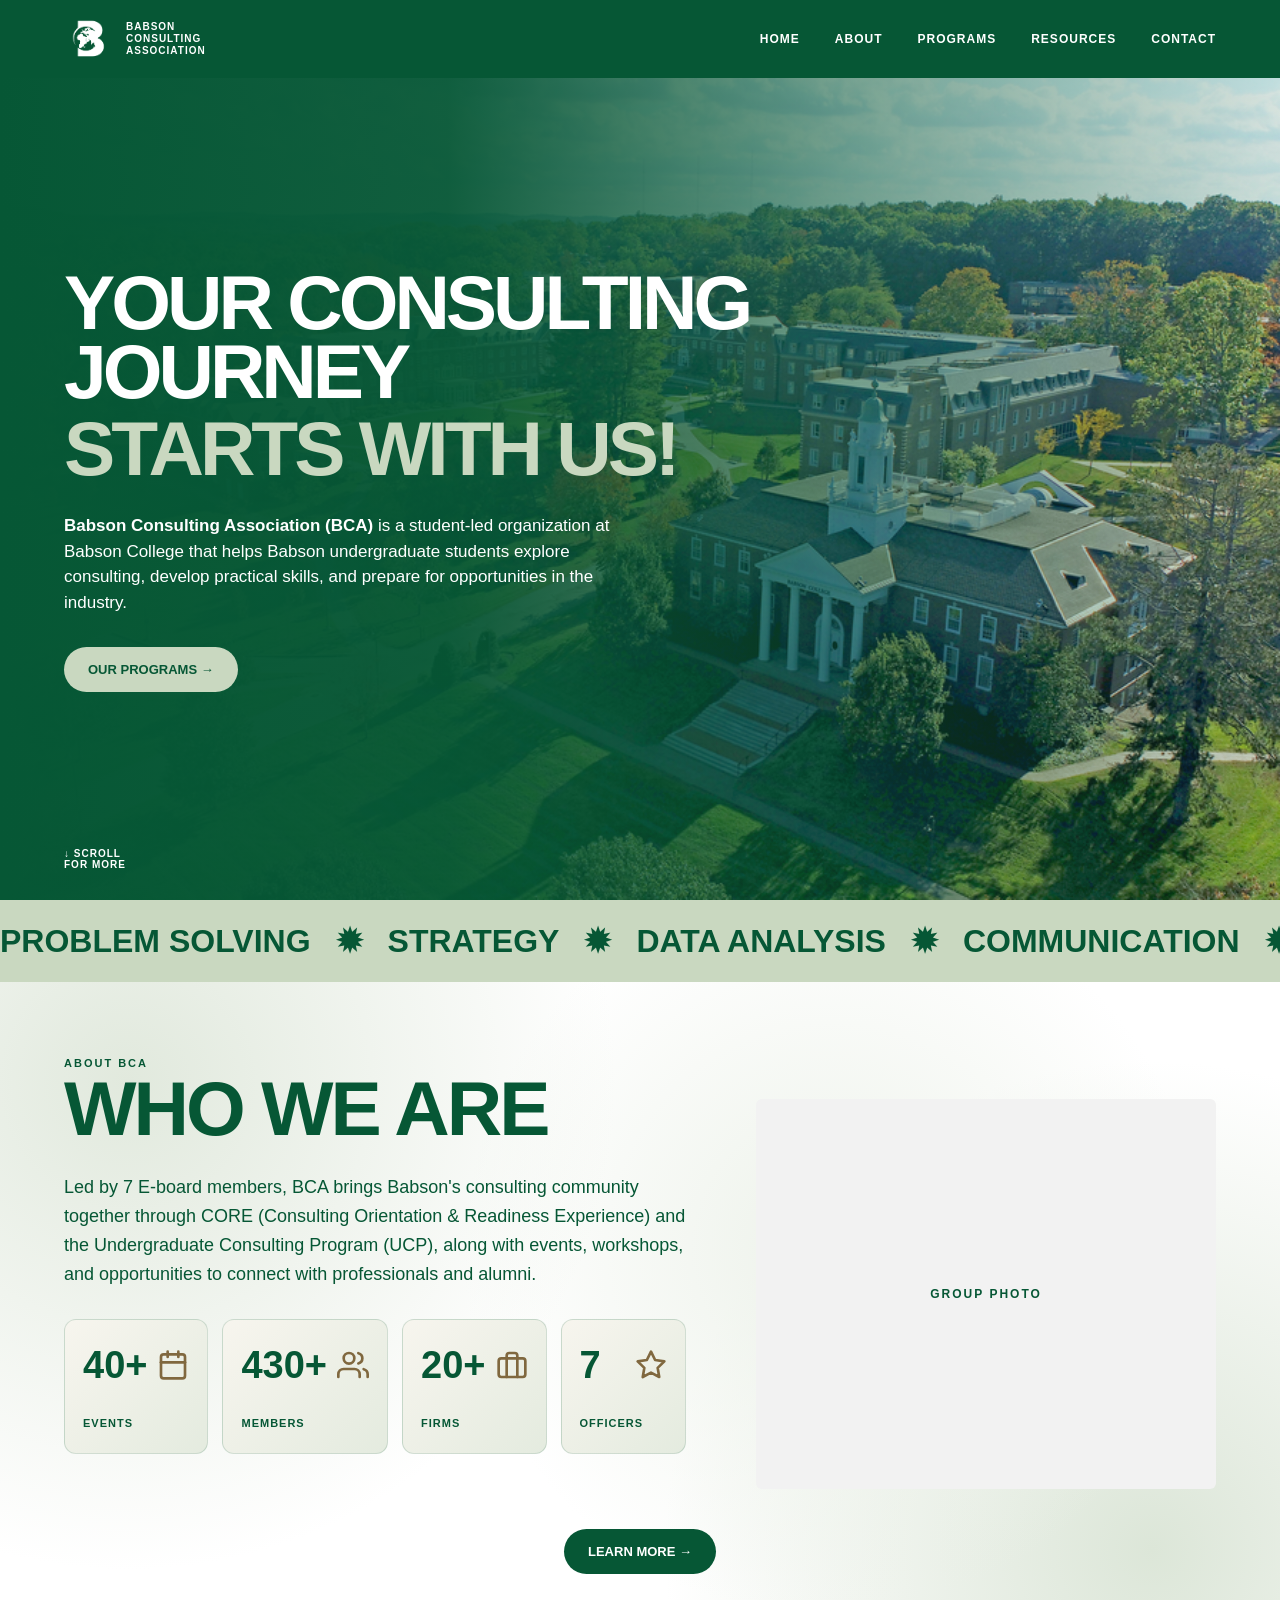
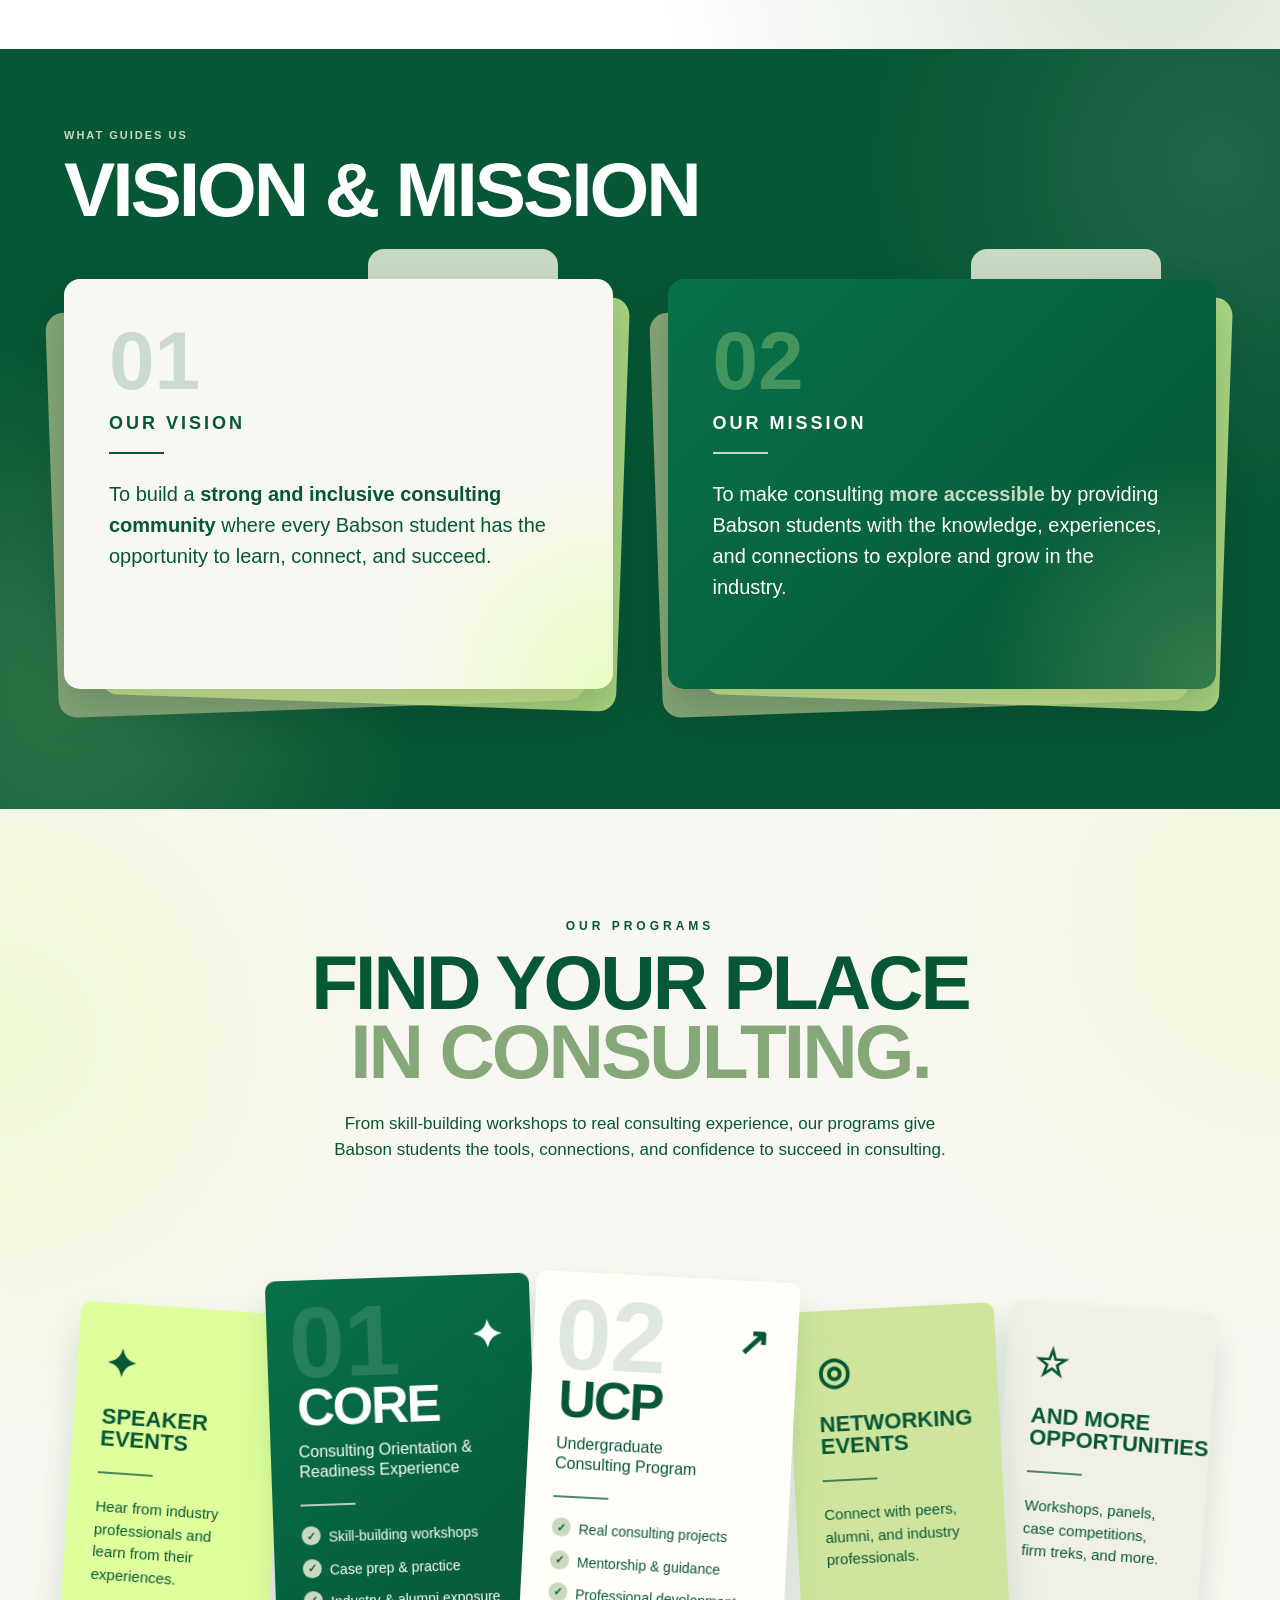
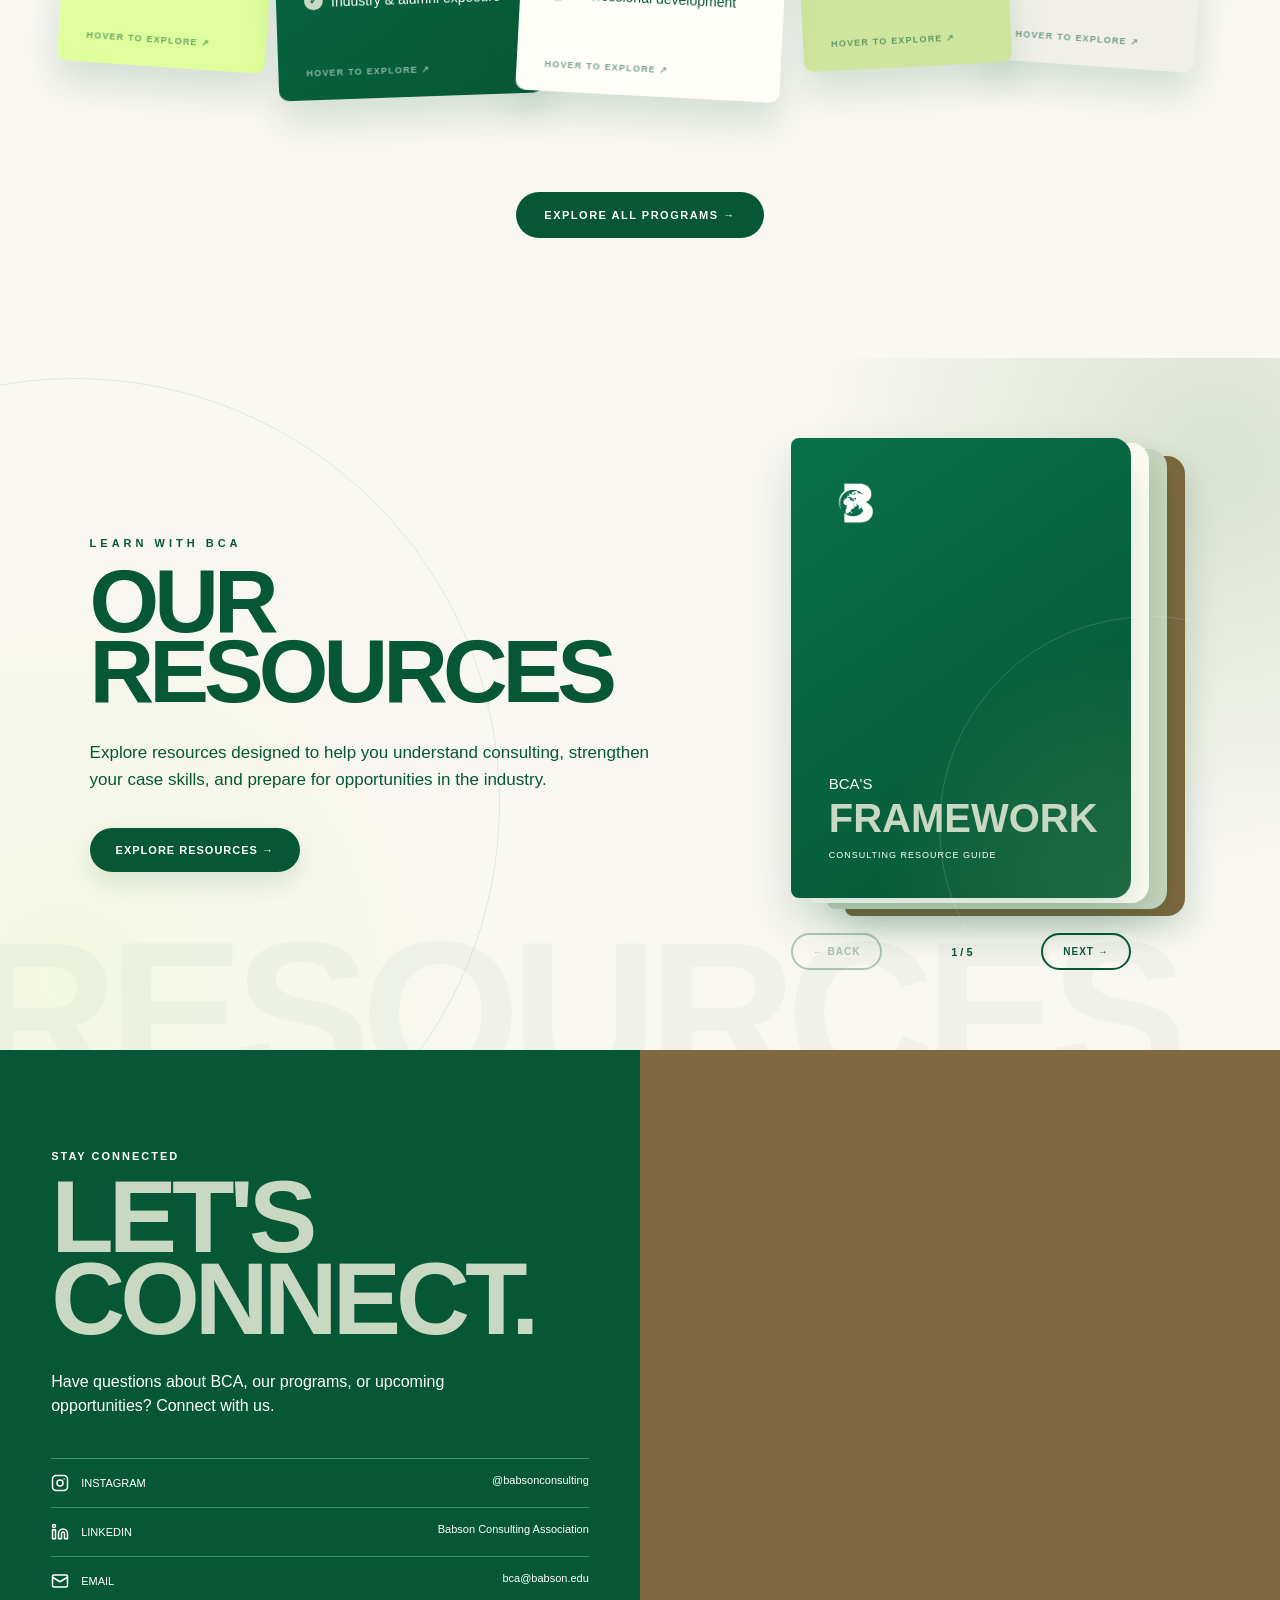
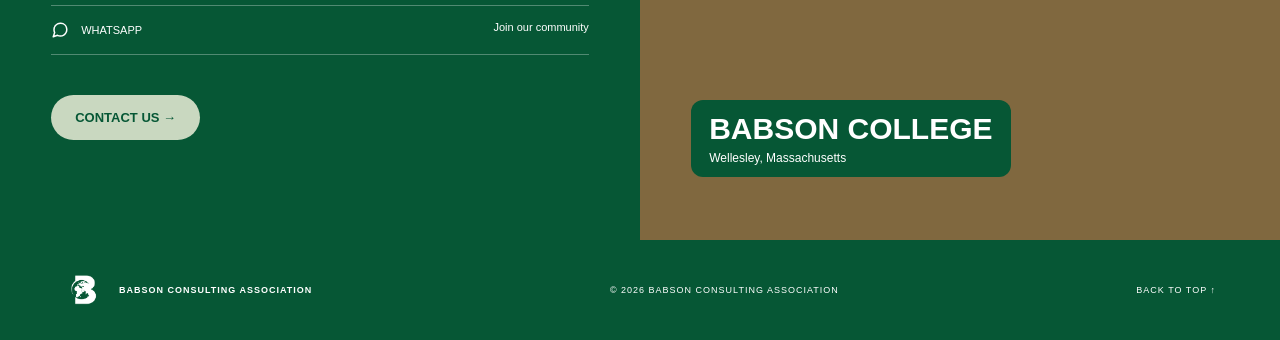
<file: index.html>
<!DOCTYPE html>
<html lang="en">

<head>
    <meta charset="UTF-8">
    <meta name="viewport" content="width=device-width, initial-scale=1.0">

    <title>Babson Consulting Association</title>

    <link rel="icon" type="image/png" href="images/bca-logo-green.png">
    <link rel="stylesheet" href="style.css">
</head>

<body>

    <!-- ==============================
         NAVIGATION
    =============================== -->
    <header class="navbar">

        <a href="#home" class="logo">
            <img
                src="images/bca-logo-white.png"
                alt="Babson Consulting Association"
            >
            <span>
                BABSON<br>
                CONSULTING<br>
                ASSOCIATION
            </span>
        </a>

        <nav>
            <a href="#home">HOME</a>
            <a href="about.html">ABOUT</a>
            <a href="programs.html">PROGRAMS</a>
            <a href="#resources">RESOURCES</a>
            <a href="#contact">CONTACT</a>
        </nav>

    </header>


    <main>

        <!-- ==============================
             HERO
        =============================== -->
        <section id="home" class="hero">

            <div class="hero-content">

                <h1>
                    YOUR CONSULTING JOURNEY
                    <em>STARTS WITH US!</em>
                </h1>

                <p>
                    <strong>Babson Consulting Association (BCA)</strong>
                    is a student-led organization at Babson College that
                    helps Babson undergraduate students explore consulting,
                    develop practical skills, and prepare for opportunities
                    in the industry.
                </p>

                <a href="programs.html" class="button light-button">
                    OUR PROGRAMS →
                </a>

            </div>

            <a href="#about" class="scroll-more">
                ↓ SCROLL<br>
                FOR MORE
            </a>

        </section>


        <!-- ==============================
             SKILLS STRIP
        =============================== -->
        <section class="skills-strip">

            <div class="marquee">

                <div class="marquee-track">

                    <p>
                        PROBLEM SOLVING
                        <span>✹</span>
                        STRATEGY
                        <span>✹</span>
                        DATA ANALYSIS
                        <span>✹</span>
                        COMMUNICATION
                        <span>✹</span>
                        TEAMWORK
                        <span>✹</span>
                        LEADERSHIP
                        <span>✹</span>
                        PRESENTATION
                        <span>✹</span>
                        PUBLIC SPEAKING
                        <span>✹</span>
                    </p>

                    <!-- Duplicate for seamless animation -->
                    <p aria-hidden="true">
                        PROBLEM SOLVING
                        <span>✹</span>
                        STRATEGY
                        <span>✹</span>
                        DATA ANALYSIS
                        <span>✹</span>
                        COMMUNICATION
                        <span>✹</span>
                        TEAMWORK
                        <span>✹</span>
                        LEADERSHIP
                        <span>✹</span>
                        PRESENTATION
                        <span>✹</span>
                        PUBLIC SPEAKING
                        <span>✹</span>
                    </p>

                </div>

            </div>

        </section>


        <!-- ==============================
             WHO WE ARE
        =============================== -->
        <section id="about" class="about">

            <div class="section-label">
                ABOUT BCA
            </div>

            <div class="about-content">

                <!-- LEFT -->
                <div class="about-text">

                    <h2>WHO WE ARE</h2>

                    <p>
                        Led by 7 E-board members, BCA brings Babson's
                        consulting community together through CORE
                        (Consulting Orientation &amp; Readiness Experience)
                        and the Undergraduate Consulting Program (UCP),
                        along with events, workshops, and opportunities
                        to connect with professionals and alumni.
                    </p>


                    <!-- STATISTICS -->
                    <div class="stats">

                        <!-- EVENTS -->
                        <div class="stat-card">

                            <div class="stat-top">

                                <strong
                                    class="counter"
                                    data-target="40"
                                    data-plus="true"
                                >
                                    0
                                </strong>

                                <svg
                                    class="stat-icon"
                                    viewBox="0 0 24 24"
                                    fill="none"
                                    stroke="currentColor"
                                    stroke-width="2"
                                    stroke-linecap="round"
                                    stroke-linejoin="round"
                                    aria-hidden="true"
                                >
                                    <rect
                                        x="3"
                                        y="4"
                                        width="18"
                                        height="18"
                                        rx="2"
                                    ></rect>

                                    <line x1="16" y1="2" x2="16" y2="6"></line>
                                    <line x1="8" y1="2" x2="8" y2="6"></line>
                                    <line x1="3" y1="10" x2="21" y2="10"></line>
                                </svg>

                            </div>

                            <span>EVENTS</span>

                        </div>


                        <!-- MEMBERS -->
                        <div class="stat-card">

                            <div class="stat-top">

                                <strong
                                    class="counter"
                                    data-target="600"
                                    data-plus="true"
                                >
                                    0
                                </strong>

                                <svg
                                    class="stat-icon"
                                    viewBox="0 0 24 24"
                                    fill="none"
                                    stroke="currentColor"
                                    stroke-width="2"
                                    stroke-linecap="round"
                                    stroke-linejoin="round"
                                    aria-hidden="true"
                                >
                                    <path
                                        d="M17 21v-2a4 4 0 0 0-4-4H5a4 4 0 0 0-4 4v2"
                                    ></path>

                                    <circle cx="9" cy="7" r="4"></circle>

                                    <path
                                        d="M23 21v-2a4 4 0 0 0-3-3.87"
                                    ></path>

                                    <path
                                        d="M16 3.13a4 4 0 0 1 0 7.75"
                                    ></path>
                                </svg>

                            </div>

                            <span>MEMBERS</span>

                        </div>


                        <!-- FIRMS -->
                        <div class="stat-card">

                            <div class="stat-top">

                                <strong
                                    class="counter"
                                    data-target="20"
                                    data-plus="true"
                                >
                                    0
                                </strong>

                                <svg
                                    class="stat-icon"
                                    viewBox="0 0 24 24"
                                    fill="none"
                                    stroke="currentColor"
                                    stroke-width="2"
                                    stroke-linecap="round"
                                    stroke-linejoin="round"
                                    aria-hidden="true"
                                >
                                    <rect
                                        x="2"
                                        y="7"
                                        width="20"
                                        height="14"
                                        rx="2"
                                    ></rect>

                                    <path
                                        d="M16 21V5a2 2 0 0 0-2-2h-4a2 2 0 0 0-2 2v16"
                                    ></path>
                                </svg>

                            </div>

                            <span>FIRMS</span>

                        </div>


                        <!-- OFFICERS -->
                        <div class="stat-card">

                            <div class="stat-top">

                                <strong
                                    class="counter"
                                    data-target="7"
                                >
                                    0
                                </strong>

                                <svg
                                    class="stat-icon"
                                    viewBox="0 0 24 24"
                                    fill="none"
                                    stroke="currentColor"
                                    stroke-width="2"
                                    stroke-linecap="round"
                                    stroke-linejoin="round"
                                    aria-hidden="true"
                                >
                                    <polygon
                                        points="12 2 15.09 8.26 22 9.27 17 14.14 18.18 21.02 12 17.77 5.82 21.02 7 14.14 2 9.27 8.91 8.26 12 2"
                                    ></polygon>
                                </svg>

                            </div>

                            <span>OFFICERS</span>

                        </div>

                    </div>

                </div>


                <!-- RIGHT -->
                <div class="about-visual">

                    <div class="about-image placeholder">
                        <span>GROUP PHOTO</span>
                    </div>

                </div>

            </div>


            <a
                href="about.html"
                class="button green-button about-button"
            >
                LEARN MORE →
            </a>

        </section>


        <!-- ==============================
             VISION & MISSION
        =============================== -->
        <section class="vision-mission">

            <div class="section-heading">
                <span>WHAT GUIDES US</span>
                <h2>VISION &amp; MISSION</h2>
            </div>


            <div class="vision-grid">

                <!-- VISION -->
                <article class="folder-card vision-folder">

                    <div class="folder-back back-one"></div>
                    <div class="folder-back back-two"></div>

                    <div class="folder-tab">
                        VISION
                    </div>

                    <div class="folder-paper">

                        <div class="folder-number">
                            01
                        </div>

                        <h3>OUR VISION</h3>

                        <div class="folder-line"></div>

                        <p>
                            To build a
                            <strong>
                                strong and inclusive consulting community
                            </strong>
                            where every Babson student has the opportunity
                            to learn, connect, and succeed.
                        </p>

                    </div>

                </article>


                <!-- MISSION -->
                <article class="folder-card mission-folder">

                    <div class="folder-back back-one"></div>
                    <div class="folder-back back-two"></div>

                    <div class="folder-tab">
                        MISSION
                    </div>

                    <div class="folder-paper">

                        <div class="folder-number">
                            02
                        </div>

                        <h3>OUR MISSION</h3>

                        <div class="folder-line"></div>

                        <p>
                            To make consulting
                            <strong>more accessible</strong>
                            by providing Babson students with the knowledge,
                            experiences, and connections to explore and grow
                            in the industry.
                        </p>

                    </div>

                </article>

            </div>

        </section>


        <!-- ==============================
             PROGRAMS
        =============================== -->
        <section id="programs" class="programs">

            <div class="programs-heading">

                <span>OUR PROGRAMS</span>

                <h2>
                    FIND YOUR PLACE<br>
                    <span>IN CONSULTING.</span>
                </h2>

                <p>
                    From skill-building workshops to real consulting
                    experience, our programs give Babson students the
                    tools, connections, and confidence to succeed in
                    consulting.
                </p>

            </div>


            <div class="program-stack">

                <!-- SPEAKER EVENTS -->
                <article class="program-sheet speaker-sheet">

                    <div class="program-inner">

                        <div class="program-front">

                            <div class="sheet-icon">✦</div>

                            <h3>
                                SPEAKER<br>
                                EVENTS
                            </h3>

                            <div class="sheet-line"></div>

                            <p>
                                Hear from industry professionals and
                                learn from their experiences.
                            </p>

                            <span class="hover-hint">
                                HOVER TO EXPLORE ↗
                            </span>

                        </div>


                        <div class="program-back">

                            <span class="back-label">
                                SPEAKER EVENTS
                            </span>

                            <h3>
                                LEARN FROM THE INDUSTRY.
                            </h3>

                            <p>
                                Connect with professionals and alumni
                                through conversations about consulting
                                careers, experiences, and opportunities.
                            </p>

                            <a
                                href="programs.html"
                                class="program-learn"
                            >
                                LEARN MORE →
                            </a>

                        </div>

                    </div>

                </article>


                <!-- CORE -->
                <article class="program-sheet core-sheet">

                    <div class="program-inner">

                        <div class="program-front">

                            <span class="sheet-number">
                                01
                            </span>

                            <div class="sheet-icon">✦</div>

                            <h3>CORE</h3>

                            <h4>
                                Consulting Orientation &amp;<br>
                                Readiness Experience
                            </h4>

                            <div class="sheet-line"></div>

                            <ul>
                                <li>Skill-building workshops</li>
                                <li>Case prep &amp; practice</li>
                                <li>Industry &amp; alumni exposure</li>
                            </ul>

                            <span class="hover-hint">
                                HOVER TO EXPLORE ↗
                            </span>

                        </div>


                        <div class="program-back">

                            <span class="back-label">
                                CORE
                            </span>

                            <h3>
                                BUILD YOUR FOUNDATION.
                            </h3>

                            <p>
                                An introductory program designed to help
                                students explore consulting, build
                                foundational skills, and prepare for
                                future opportunities.
                            </p>

                            <a
                                href="programs.html"
                                class="program-learn"
                            >
                                LEARN MORE →
                            </a>

                        </div>

                    </div>

                </article>


                <!-- UCP -->
                <article class="program-sheet ucp-sheet">

                    <div class="program-inner">

                        <div class="program-front">

                            <span class="sheet-number">
                                02
                            </span>

                            <div class="sheet-icon">↗</div>

                            <h3>UCP</h3>

                            <h4>
                                Undergraduate<br>
                                Consulting Program
                            </h4>

                            <div class="sheet-line"></div>

                            <ul>
                                <li>Real consulting projects</li>
                                <li>Mentorship &amp; guidance</li>
                                <li>Professional development</li>
                            </ul>

                            <span class="hover-hint">
                                HOVER TO EXPLORE ↗
                            </span>

                        </div>


                        <div class="program-back">

                            <span class="back-label">
                                UCP
                            </span>

                            <h3>
                                PUT YOUR SKILLS INTO PRACTICE.
                            </h3>

                            <p>
                                A selective, hands-on program giving
                                students real consulting experience
                                through projects, mentorship, and
                                collaboration with peers and industry
                                professionals.
                            </p>

                            <a
                                href="programs.html"
                                class="program-learn"
                            >
                                LEARN MORE →
                            </a>

                        </div>

                    </div>

                </article>


                <!-- NETWORKING -->
                <article class="program-sheet networking-sheet">

                    <div class="program-inner">

                        <div class="program-front">

                            <div class="sheet-icon">◎</div>

                            <h3>
                                NETWORKING<br>
                                EVENTS
                            </h3>

                            <div class="sheet-line"></div>

                            <p>
                                Connect with peers, alumni, and
                                industry professionals.
                            </p>

                            <span class="hover-hint">
                                HOVER TO EXPLORE ↗
                            </span>

                        </div>


                        <div class="program-back">

                            <span class="back-label">
                                NETWORKING
                            </span>

                            <h3>
                                MAKE CONNECTIONS.
                            </h3>

                            <p>
                                Meet peers, alumni, and professionals
                                while building relationships within
                                Babson's consulting community.
                            </p>

                            <a
                                href="programs.html"
                                class="program-learn"
                            >
                                LEARN MORE →
                            </a>

                        </div>

                    </div>

                </article>


                <!-- MORE OPPORTUNITIES -->
                <article class="program-sheet more-sheet">

                    <div class="program-inner">

                        <div class="program-front">

                            <div class="sheet-icon">☆</div>

                            <h3>
                                AND MORE<br>
                                OPPORTUNITIES
                            </h3>

                            <div class="sheet-line"></div>

                            <p>
                                Workshops, panels, case competitions,
                                firm treks, and more.
                            </p>

                            <span class="hover-hint">
                                HOVER TO EXPLORE ↗
                            </span>

                        </div>


                        <div class="program-back">

                            <span class="back-label">
                                MORE OPPORTUNITIES
                            </span>

                            <h3>
                                KEEP EXPLORING.
                            </h3>

                            <p>
                                Discover additional workshops, events,
                                panels, and opportunities throughout
                                the year.
                            </p>

                            <a
                                href="programs.html"
                                class="program-learn"
                            >
                                LEARN MORE →
                            </a>

                        </div>

                    </div>

                </article>

            </div>


            <a
                href="programs.html"
                class="programs-button"
            >
                EXPLORE ALL PROGRAMS →
            </a>

        </section>


        <!-- ==============================
             RESOURCES
        =============================== -->
        <section id="resources" class="resources">

            <!-- Background decoration -->
            <div class="resource-watermark">
                RESOURCES
            </div>

            <div class="resource-curve"></div>


            <!-- LEFT -->
            <div class="resource-text">

                <span class="resource-label">
                    LEARN WITH BCA
                </span>

                <h2>
                    OUR<br>
                    RESOURCES
                </h2>

                <p>
                    Explore resources designed to help you understand
                    consulting, strengthen your case skills, and prepare
                    for opportunities in the industry.
                </p>

                <a
                    href="resources.html"
                    class="resource-button"
                >
                    EXPLORE RESOURCES →
                </a>

            </div>


            <!-- RIGHT -->
            <div class="resource-book">

                <div class="book-stack">

                    <!-- Decorative pages -->
                    <div class="book-layer layer-three"></div>
                    <div class="book-layer layer-two"></div>
                    <div class="book-layer layer-one"></div>


                    <!-- Flipbook -->
                    <div class="flipbook">

                        <!-- PAGE 1: COVER -->
                        <div class="fb-page fb-cover active">

                            <img
                                src="images/bca-logo-white.png"
                                alt="Babson Consulting Association logo"
                            >

                            <div class="cover-bottom">

                                <span>BCA'S</span>

                                <strong>
                                    FRAMEWORK
                                </strong>

                                <small>
                                    CONSULTING RESOURCE GUIDE
                                </small>

                            </div>

                        </div>


                        <!-- PAGE 2 -->
                        <div class="fb-page">

                            <span class="page-number">
                                01
                            </span>

                            <div class="page-content">

                                <span class="page-label">
                                    CONSULTING BASICS
                                </span>

                                <h4>
                                    WHAT IS<br>
                                    CONSULTING?
                                </h4>

                                <p>
                                    Learn about the consulting industry,
                                    different types of firms, and the
                                    work consultants do.
                                </p>

                            </div>

                        </div>


                        <!-- PAGE 3 -->
                        <div class="fb-page">

                            <span class="page-number">
                                02
                            </span>

                            <div class="page-content">

                                <span class="page-label">
                                    CASE PREPARATION
                                </span>

                                <h4>
                                    CASE<br>
                                    INTERVIEWS
                                </h4>

                                <p>
                                    Build your case interview skills
                                    through frameworks, structured
                                    thinking, and practice.
                                </p>

                            </div>

                        </div>


                        <!-- PAGE 4 -->
                        <div class="fb-page">

                            <span class="page-number">
                                03
                            </span>

                            <div class="page-content">

                                <span class="page-label">
                                    CAREER PREPARATION
                                </span>

                                <h4>
                                    CONSULTING<br>
                                    RECRUITING
                                </h4>

                                <p>
                                    Prepare for consulting opportunities
                                    with guidance on networking,
                                    applications, interviews, and
                                    recruiting.
                                </p>

                            </div>

                        </div>


                        <!-- PAGE 5 -->
                        <div class="fb-page fb-last">

                            <span class="page-number">
                                04
                            </span>

                            <div class="page-content">

                                <span class="page-label">
                                    BCA RESOURCE LIBRARY
                                </span>

                                <h4>
                                    WANT<br>
                                    MORE?
                                </h4>

                                <p>
                                    Explore BCA's full collection of
                                    consulting frameworks, guides, and
                                    resources to continue building your
                                    skills.
                                </p>

                                <a
                                    href="resources.html"
                                    class="resource-access-button"
                                >
                                    ACCESS ALL RESOURCES →
                                </a>

                            </div>

                        </div>

                    </div>

                </div>


                <!-- Flipbook controls -->
                <div class="flipbook-controls">

                    <button
                        class="fb-prev"
                        type="button"
                        disabled
                    >
                        ← BACK
                    </button>

                    <span class="fb-progress">
                        1 / 5
                    </span>

                    <button
                        class="fb-next"
                        type="button"
                    >
                        NEXT →
                    </button>

                </div>

            </div>

        </section>


        <!-- ==============================
             CONTACT
        =============================== -->
        <section id="contact" class="contact">

            <div class="contact-info">

                <span class="section-label">
                    STAY CONNECTED
                </span>

                <h2>
                    LET'S<br>
                    CONNECT.
                </h2>

                <p>
                    Have questions about BCA, our programs, or upcoming
                    opportunities? Connect with us.
                </p>


                <div class="contact-links">

                    <a href="https://www.instagram.com/babsonconsulting" target="_blank" rel="noopener noreferrer">
                        <span class="contact-label">
                            <svg class="contact-icon" viewBox="0 0 24 24" fill="none" stroke="currentColor" stroke-width="2" stroke-linecap="round" stroke-linejoin="round" aria-hidden="true"><rect x="2" y="2" width="20" height="20" rx="5"></rect><circle cx="12" cy="12" r="4"></circle><line x1="17.5" y1="6.5" x2="17.51" y2="6.5"></line></svg>
                            INSTAGRAM
                        </span>
                        <span>@babsonconsulting</span>
                    </a>

                    <a href="https://www.linkedin.com/company/babson-consulting-association" target="_blank" rel="noopener noreferrer">
                        <span class="contact-label">
                            <svg class="contact-icon" viewBox="0 0 24 24" fill="none" stroke="currentColor" stroke-width="2" stroke-linecap="round" stroke-linejoin="round" aria-hidden="true"><path d="M16 8a6 6 0 0 1 6 6v7h-4v-7a2 2 0 0 0-2-2 2 2 0 0 0-2 2v7h-4v-7a6 6 0 0 1 6-6z"></path><rect x="2" y="9" width="4" height="12"></rect><circle cx="4" cy="4" r="2"></circle></svg>
                            LINKEDIN
                        </span>
                        <span>Babson Consulting Association</span>
                    </a>

                    <a href="mailto:bca@babson.edu">
                        <span class="contact-label">
                            <svg class="contact-icon" viewBox="0 0 24 24" fill="none" stroke="currentColor" stroke-width="2" stroke-linecap="round" stroke-linejoin="round" aria-hidden="true"><rect x="2" y="4" width="20" height="16" rx="2"></rect><path d="m2 7 10 6 10-6"></path></svg>
                            EMAIL
                        </span>
                        <span>bca@babson.edu</span>
                    </a>

                    <a href="#">
                        <span class="contact-label">
                            <svg class="contact-icon" viewBox="0 0 24 24" fill="none" stroke="currentColor" stroke-width="2" stroke-linecap="round" stroke-linejoin="round" aria-hidden="true"><path d="M21 11.5a8.38 8.38 0 0 1-.9 3.8 8.5 8.5 0 0 1-7.6 4.7 8.38 8.38 0 0 1-3.8-.9L3 21l1.9-5.7a8.38 8.38 0 0 1-.9-3.8 8.5 8.5 0 0 1 4.7-7.6 8.38 8.38 0 0 1 3.8-.9h.5a8.48 8.48 0 0 1 8 8v.5z"></path></svg>
                            WHATSAPP
                        </span>
                        <span>Join our community</span>
                    </a>

                </div>


                <a
                    href="mailto:bca@babson.edu"
                    class="button light-button"
                >
                    CONTACT US →
                </a>

            </div>


            <!-- MAP -->
            <div class="map-placeholder">

                <iframe
                    class="map-embed"
                    src="https://www.google.com/maps?q=Babson+College,+231+Forest+St,+Wellesley,+MA+02457&output=embed"
                    loading="lazy"
                    referrerpolicy="no-referrer-when-downgrade"
                    title="Babson College location on Google Maps"
                ></iframe>

                <div class="map-label">
                    <strong>BABSON COLLEGE</strong>
                    <span>Wellesley, Massachusetts</span>
                </div>

            </div>

        </section>

    </main>


    <!-- ==============================
         FOOTER
    =============================== -->
    <footer>

        <div class="footer-brand">

            <img
                src="images/bca-logo-white.png"
                alt="BCA"
            >

            <span>
                BABSON CONSULTING ASSOCIATION
            </span>

        </div>

        <p>
            © 2026 BABSON CONSULTING ASSOCIATION
        </p>

        <a href="#home">
            BACK TO TOP ↑
        </a>

    </footer>


    <!-- ==============================
         JAVASCRIPT
    =============================== -->
    <script>

        /* ------------------------------
           RESOURCE FLIPBOOK
        ------------------------------ */

        const resourcePages =
            document.querySelectorAll(".flipbook .fb-page");

        const prevBtn =
            document.querySelector(".fb-prev");

        const nextBtn =
            document.querySelector(".fb-next");

        const progress =
            document.querySelector(".fb-progress");

        let currentPage = 0;


        function updateFlipbook() {

            resourcePages.forEach((page, index) => {

                page.classList.toggle(
                    "active",
                    index === currentPage
                );

            });


            progress.textContent =
                `${currentPage + 1} / ${resourcePages.length}`;


            prevBtn.disabled =
                currentPage === 0;


            nextBtn.disabled =
                currentPage === resourcePages.length - 1;
        }


        nextBtn.addEventListener("click", () => {

            if (currentPage < resourcePages.length - 1) {

                currentPage++;

                updateFlipbook();
            }

        });


        prevBtn.addEventListener("click", () => {

            if (currentPage > 0) {

                currentPage--;

                updateFlipbook();
            }

        });


        updateFlipbook();



        /* ------------------------------
           ABOUT STAT COUNTERS
        ------------------------------ */

        const counters =
            document.querySelectorAll(".counter");

        const statsSection =
            document.querySelector(".stats");


        function startCounters() {

            counters.forEach(counter => {

                const target =
                    Number(counter.dataset.target);

                const hasPlus =
                    counter.dataset.plus === "true";

                let current = 0;


                const increment =
                    Math.max(
                        1,
                        Math.ceil(target / 60)
                    );


                const timer =
                    setInterval(() => {

                        current += increment;


                        if (current >= target) {

                            current = target;

                            clearInterval(timer);
                        }


                        counter.textContent =
                            current +
                            (hasPlus ? "+" : "");

                    }, 25);

            });

        }


        const statsObserver =
            new IntersectionObserver(entries => {

                if (entries[0].isIntersecting) {

                    startCounters();

                } else {

                    counters.forEach(counter => {

                        counter.textContent = "0";

                    });

                }

            });


        if (statsSection) {
            statsObserver.observe(statsSection);
        }

    </script>

</body>

</html>
</file>
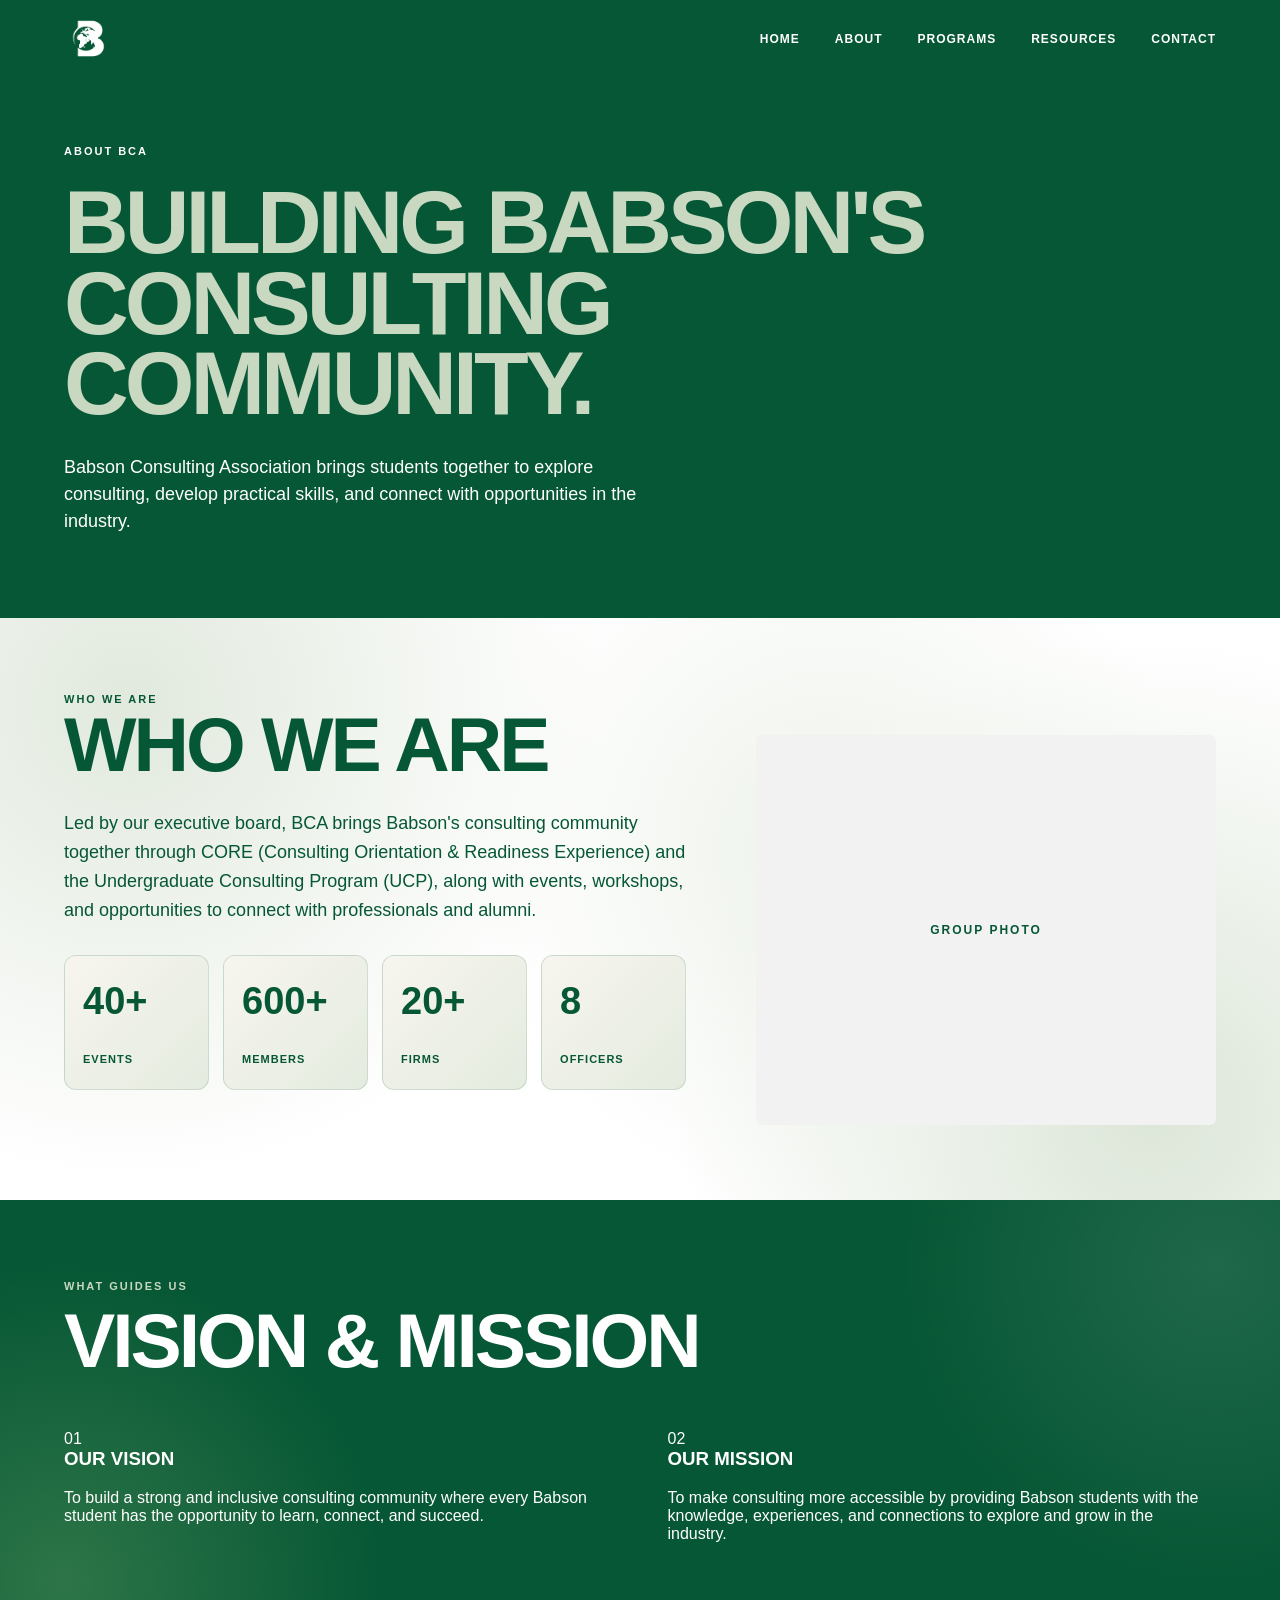
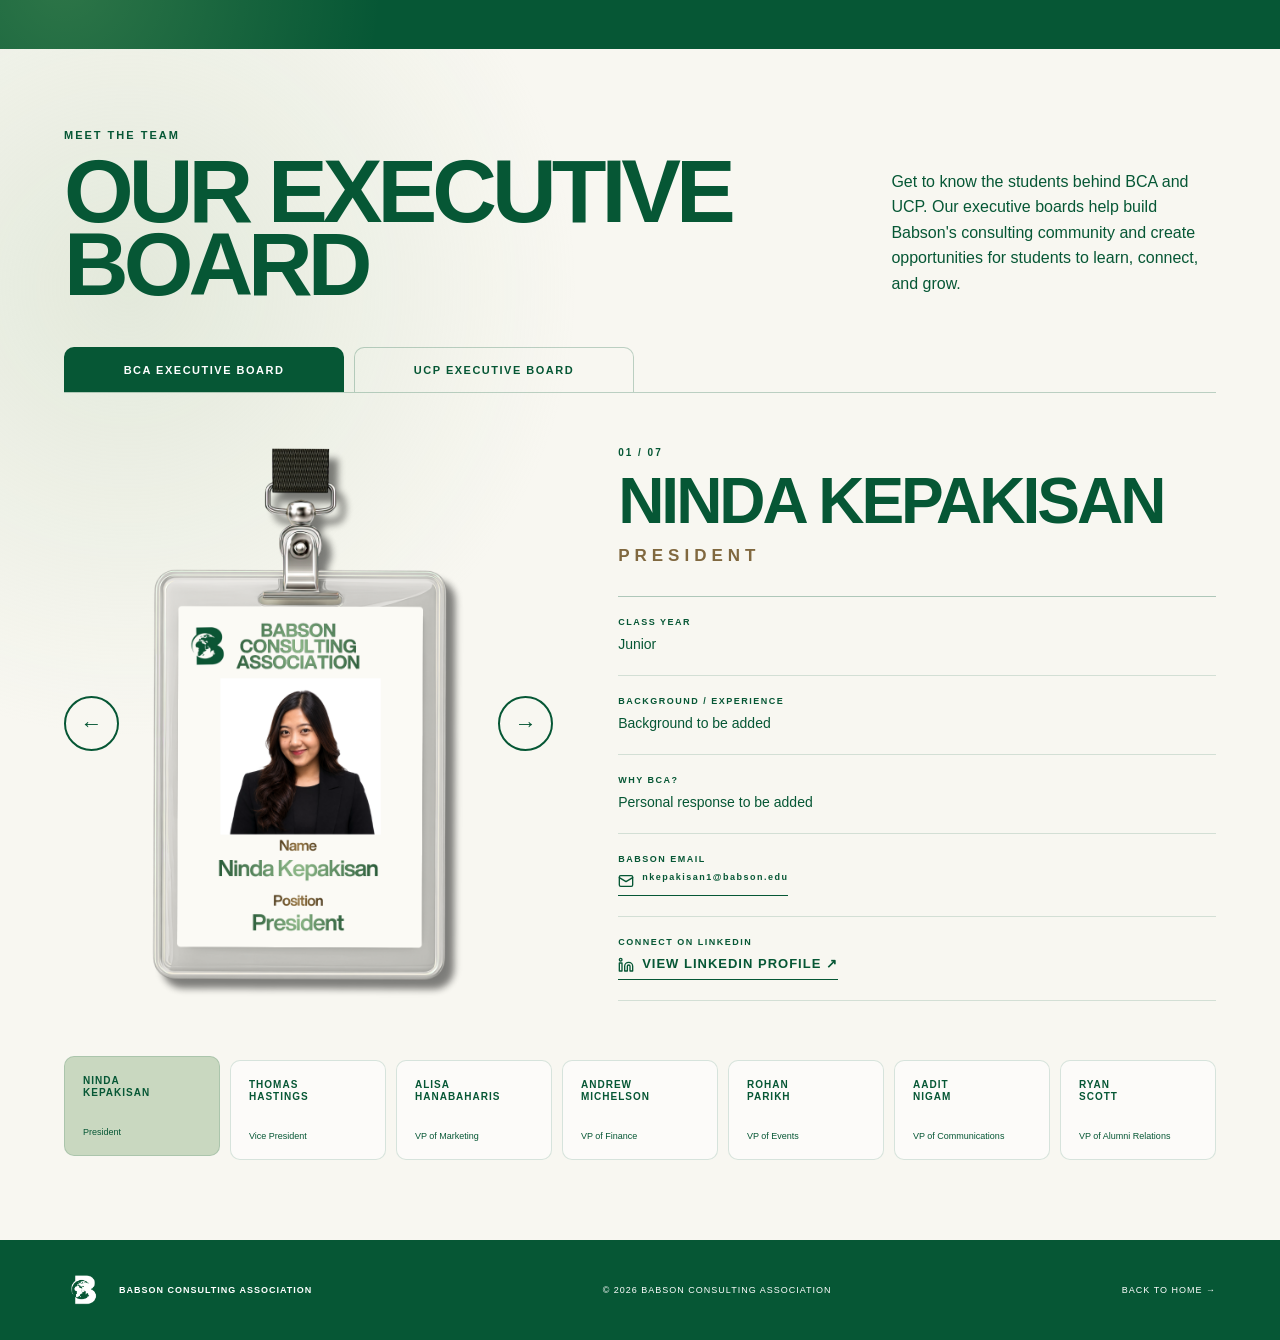
<file: about.html>
<!DOCTYPE html>
<html lang="en">

<head>
    <meta charset="UTF-8">
    <meta name="viewport" content="width=device-width, initial-scale=1.0">

    <title>About | Babson Consulting Association</title>

    <link rel="stylesheet" href="style.css">
    <link rel="icon" type="image/png" href="images/bca-logo-green.png">
</head>

<body>

    <!-- NAVIGATION -->
    <header class="navbar page-navbar">
        <a href="index.html" class="logo">
            <img
                src="images/bca-logo-white.png"
                alt="Babson Consulting Association"
            >
        </a>

        <nav>
            <a href="index.html">HOME</a>
            <a href="about.html">ABOUT</a>
            <a href="programs.html">PROGRAMS</a>
            <a href="index.html#resources">RESOURCES</a>
            <a href="index.html#contact">CONTACT</a>
        </nav>
    </header>


    <main>

        <!-- ABOUT HERO -->
        <section class="page-hero">
            <span>ABOUT BCA</span>

            <h1>
                BUILDING BABSON'S<br>
                CONSULTING COMMUNITY.
            </h1>

            <p>
                Babson Consulting Association brings students together to
                explore consulting, develop practical skills, and connect
                with opportunities in the industry.
            </p>
        </section>


        <!-- WHO WE ARE -->
        <section class="about">
            <div class="section-label">WHO WE ARE</div>

            <div class="about-content">
                <div class="about-text">
                    <h2>WHO WE ARE</h2>

                    <p>
                        Led by our executive board, BCA brings Babson's
                        consulting community together through CORE
                        (Consulting Orientation &amp; Readiness Experience)
                        and the Undergraduate Consulting Program (UCP),
                        along with events, workshops, and opportunities
                        to connect with professionals and alumni.
                    </p>

                    <div class="stats">
                        <div class="stat-card">
                            <strong>40+</strong>
                            <span>EVENTS</span>
                        </div>

                        <div class="stat-card">
                            <strong>600+</strong>
                            <span>MEMBERS</span>
                        </div>

                        <div class="stat-card">
                            <strong>20+</strong>
                            <span>FIRMS</span>
                        </div>

                        <div class="stat-card">
                            <strong>8</strong>
                            <span>OFFICERS</span>
                        </div>
                    </div>
                </div>

                <div class="about-visual">
                    <div class="about-image placeholder">
                        <span>GROUP PHOTO</span>
                    </div>
                </div>
            </div>
        </section>


        <!-- VISION & MISSION -->
        <section class="vision-mission">
            <div class="section-heading">
                <span>WHAT GUIDES US</span>
                <h2>VISION &amp; MISSION</h2>
            </div>

            <div class="vision-grid">
                <article class="vision-card">
                    <div class="card-number">01</div>
                    <h3>OUR VISION</h3>

                    <p>
                        To build a strong and inclusive consulting
                        community where every Babson student has the
                        opportunity to learn, connect, and succeed.
                    </p>
                </article>

                <article class="vision-card light">
                    <div class="card-number">02</div>
                    <h3>OUR MISSION</h3>

                    <p>
                        To make consulting more accessible by providing
                        Babson students with the knowledge, experiences,
                        and connections to explore and grow in the industry.
                    </p>
                </article>
            </div>
        </section>


        
<!-- EXECUTIVE BOARD -->
<section class="executive-board" id="executive-board">

    <div class="team-heading">
        <div>
            <span class="section-label">MEET THE TEAM</span>
            <h2>OUR EXECUTIVE<br>BOARD</h2>
        </div>

        <p>
            Get to know the students behind BCA and UCP.
            Our executive boards help build Babson's consulting
            community and create opportunities for students
            to learn, connect, and grow.
        </p>
    </div>

    <!-- BOARD SWITCH -->
    <div class="board-tabs">
        <button class="board-tab active"
                data-board="bca"
                type="button">
            BCA EXECUTIVE BOARD
        </button>

        <button class="board-tab"
                data-board="ucp"
                type="button">
            UCP EXECUTIVE BOARD
        </button>
    </div>

    <!-- BCA BOARD -->
    <div class="board-group active" id="bca-board">

        <div class="member-showcase">

            <!-- MEMBER IMAGE AND ARROWS -->
            <div class="member-card-area">

                <button
                    class="member-arrow member-prev"
                    type="button"
                    aria-label="Previous member">
                    ←
                </button>

                <img
                    class="member-id-image"
                    src="images/ninda-kepakisan.png"
                    alt="Ninda Kepakisan, BCA President">

                <button
                    class="member-arrow member-next"
                    type="button"
                    aria-label="Next member">
                    →
                </button>

            </div>

            <!-- MEMBER INFORMATION -->
            <div class="member-info">

                <span class="member-count">01 / 07</span>

                <h3 class="member-name">
                    NINDA KEPAKISAN
                </h3>

                <span class="member-role">
                    PRESIDENT
                </span>

                <div class="member-details">

                    <div class="member-detail">
                        <span>CLASS YEAR</span>
                        <p class="member-major">
                            Junior
                        </p>
                    </div>

                    <div class="member-detail">
                        <span>BACKGROUND / EXPERIENCE</span>
                        <p class="member-experience">
                            Background to be added
                        </p>
                    </div>

                    <div class="member-detail">
                        <span>WHY BCA?</span>
                        <p class="member-why">
                            Personal response to be added
                        </p>
                    </div>

                    <div class="member-detail">
                        <span>BABSON EMAIL</span>
                        <p>
                            <a
                                class="member-email"
                                href="mailto:nkepakisan1@babson.edu">
                                <svg class="detail-icon" viewBox="0 0 24 24" fill="none" stroke="currentColor" stroke-width="2" stroke-linecap="round" stroke-linejoin="round" aria-hidden="true"><rect x="2" y="4" width="20" height="16" rx="2"></rect><path d="m2 7 10 6 10-6"></path></svg>
                                <span class="member-email-text">nkepakisan1@babson.edu</span>
                            </a>
                        </p>
                    </div>

                    <div class="member-detail">
                        <span>CONNECT ON LINKEDIN</span>
                        <p>
                            <a
                                class="member-linkedin"
                                href="https://www.linkedin.com/in/nindaputrikepakisan/"
                                target="_blank"
                                rel="noopener noreferrer">
                                <svg class="detail-icon" viewBox="0 0 24 24" fill="none" stroke="currentColor" stroke-width="2" stroke-linecap="round" stroke-linejoin="round" aria-hidden="true"><path d="M16 8a6 6 0 0 1 6 6v7h-4v-7a2 2 0 0 0-2-2 2 2 0 0 0-2 2v7h-4v-7a6 6 0 0 1 6-6z"></path><rect x="2" y="9" width="4" height="12"></rect><circle cx="4" cy="4" r="2"></circle></svg>
                                VIEW LINKEDIN PROFILE ↗
                            </a>
                        </p>
                    </div>

                </div>
            </div>
        </div>

        <!-- MEMBER SELECTOR -->
        <div class="member-selector">

            <button class="member-option active"
                    data-member="0" type="button">
                <strong>NINDA<br>KEPAKISAN</strong>
                <span>President</span>
            </button>

            <button class="member-option"
                    data-member="1" type="button">
                <strong>THOMAS<br>HASTINGS</strong>
                <span>Vice President</span>
            </button>

            <button class="member-option"
                    data-member="2" type="button">
                <strong>ALISA<br>HANABAHARIS</strong>
                <span>VP of Marketing</span>
            </button>

            <button class="member-option"
                    data-member="3" type="button">
                <strong>ANDREW<br>MICHELSON</strong>
                <span>VP of Finance</span>
            </button>

            <button class="member-option"
                    data-member="4" type="button">
                <strong>ROHAN<br>PARIKH</strong>
                <span>VP of Events</span>
            </button>

            <button class="member-option"
                    data-member="5" type="button">
                <strong>AADIT<br>NIGAM</strong>
                <span>VP of Communications</span>
            </button>

            <button class="member-option"
                    data-member="6" type="button">
                <strong>RYAN<br>SCOTT</strong>
                <span>VP of Alumni Relations</span>
            </button>

        </div>
    </div>

    <!-- UCP BOARD -->
    <div class="board-group" id="ucp-board">
        <div class="ucp-coming-soon">
            <span>UCP EXECUTIVE BOARD</span>
            <h3>MEET THE UCP TEAM.</h3>
            <p>
                UCP Executive Board member profiles
                will be added here.
            </p>
        </div>
    </div>


        </section>

    </main>


    <!-- FOOTER -->
    <footer>
        <div class="footer-brand">
            <img
                src="images/bca-logo-white.png"
                alt="BCA"
            >
            <span>BABSON CONSULTING ASSOCIATION</span>
        </div>

        <p>© 2026 BABSON CONSULTING ASSOCIATION</p>

        <a href="index.html">BACK TO HOME →</a>
    </footer>


    <!-- EXECUTIVE BOARD JAVASCRIPT -->
    
<script>
    /* EXECUTIVE BOARD MEMBERS */

    const members = [
        {
            name: "NINDA KEPAKISAN",
            role: "PRESIDENT",
            image: "images/ninda-kepakisan.png",
            year: "Junior",
            major: "",
            experience: "",
            why: "",
            email: "nkepakisan1@babson.edu",
            linkedin: "https://www.linkedin.com/in/nindaputrikepakisan/"
        },
        {
            name: "THOMAS HASTINGS",
            role: "VICE PRESIDENT",
            image: "images/thomas-hastings.png",
            year: "Junior",
            major: "",
            experience: "",
            why: "",
            email: "thastings1@babson.edu",
            linkedin: "https://www.linkedin.com/in/thomas-e-hastings/"
        },
        {
            name: "ALISA HANABAHARIS",
            role: "VP OF MARKETING",
            image: "images/alisa-hanabaharis.png",
            year: "Junior",
            major: "",
            experience: "",
            why: "",
            email: "ahanabaharis1@babson.edu",
            linkedin: "https://www.linkedin.com/in/alisabaharis/"
        },
        {
            name: "ANDREW MICHELSON",
            role: "VP OF FINANCE",
            image: "images/andrew-michelson.png",
            year: "Junior",
            major: "",
            experience: "",
            why: "",
            email: "amichelson1@babson.edu",
            linkedin: "https://www.linkedin.com/in/andrew-michelson-babson/"
        },
        {
            name: "ROHAN PARIKH",
            role: "VP OF EVENTS",
            image: "images/rohan-parikh.png",
            year: "Junior",
            major: "",
            experience: "",
            why: "",
            email: "rparikh3@babson.edu",
            linkedin: "https://www.linkedin.com/in/roparikh/"
        },
        {
            name: "AADIT NIGAM",
            role: "VP OF COMMUNICATIONS",
            image: "images/aadit-nigam.png",
            year: "Junior",
            major: "",
            experience: "",
            why: "",
            email: "anigam2@babson.edu",
            linkedin: "https://www.linkedin.com/in/aadit-nigam/"
        },
        {
            name: "RYAN SCOTT",
            role: "VP OF ALUMNI RELATIONS",
            image: "images/ryan-scott.png",
            year: "Junior",
            major: "",
            experience: "",
            why: "",
            email: "rscott1@babson.edu",
            linkedin: "https://www.linkedin.com/in/ryscott82/"
        }
    ];


    /* SELECT ELEMENTS */

    let currentMember = 0;

    const memberImage =
        document.querySelector(".member-id-image");

    const memberName =
        document.querySelector(".member-name");

    const memberRole =
        document.querySelector(".member-role");

    const memberCount =
        document.querySelector(".member-count");

    const memberMajor =
        document.querySelector(".member-major");

    const memberExperience =
        document.querySelector(".member-experience");

    const memberWhy =
        document.querySelector(".member-why");

    const memberEmail =
        document.querySelector(".member-email");

    const memberEmailText =
        document.querySelector(".member-email-text");

    const memberLinkedin =
        document.querySelector(".member-linkedin");

    const memberButtons =
        document.querySelectorAll(".member-option");


    /* DISPLAY SELECTED MEMBER */

    function showMember(index) {

        // Allow navigation in both directions.
        // Going backward from Ninda shows Ryan.
        // Going forward from Ryan shows Ninda.
        currentMember =
            (index + members.length) % members.length;

        const member = members[currentMember];

        // Image
        memberImage.src = member.image;
        memberImage.alt =
            member.name + ", " + member.role;

        // Name and role
        memberName.textContent = member.name;
        memberRole.textContent = member.role;

        // Member number
        memberCount.textContent =
            String(currentMember + 1).padStart(2, "0") +
            " / " +
            String(members.length).padStart(2, "0");

        // Class year
        memberMajor.textContent = member.year;

        // Background
        memberExperience.textContent =
            member.experience ||
            "Background to be added";

        // Why BCA
        memberWhy.textContent =
            member.why ||
            "Personal response to be added";

        // Babson email
        memberEmailText.textContent = member.email;
        memberEmail.href = "mailto:" + member.email;

        // LinkedIn
        memberLinkedin.href = member.linkedin;

        // Highlight selected member
        memberButtons.forEach((button, buttonIndex) => {
            const isActive =
                buttonIndex === currentMember;

            button.classList.toggle("active", isActive);

            button.setAttribute(
                "aria-pressed",
                String(isActive)
            );
        });
    }


    /* PREVIOUS ARROW */

    document.querySelector(".member-prev")
        .addEventListener("click", function () {
            showMember(currentMember - 1);
        });


    /* NEXT ARROW */

    document.querySelector(".member-next")
        .addEventListener("click", function () {
            showMember(currentMember + 1);
        });


    /* MEMBER SELECTOR */

    memberButtons.forEach((button) => {
        button.addEventListener("click", function () {
            showMember(Number(button.dataset.member));
        });
    });


    /* BCA / UCP BOARD SWITCH */

    const boardTabs =
        document.querySelectorAll(".board-tab");

    const boardGroups =
        document.querySelectorAll(".board-group");

    boardTabs.forEach((tab) => {
        tab.addEventListener("click", function () {

            const selectedBoard = tab.dataset.board;

            boardTabs.forEach((button) => {
                button.classList.toggle(
                    "active",
                    button === tab
                );
            });

            boardGroups.forEach((group) => {
                group.classList.toggle(
                    "active",
                    group.id === selectedBoard + "-board"
                );
            });

        });
    });


    /* INITIAL DISPLAY */

    showMember(0);

</script>

</body>
</html>
</file>
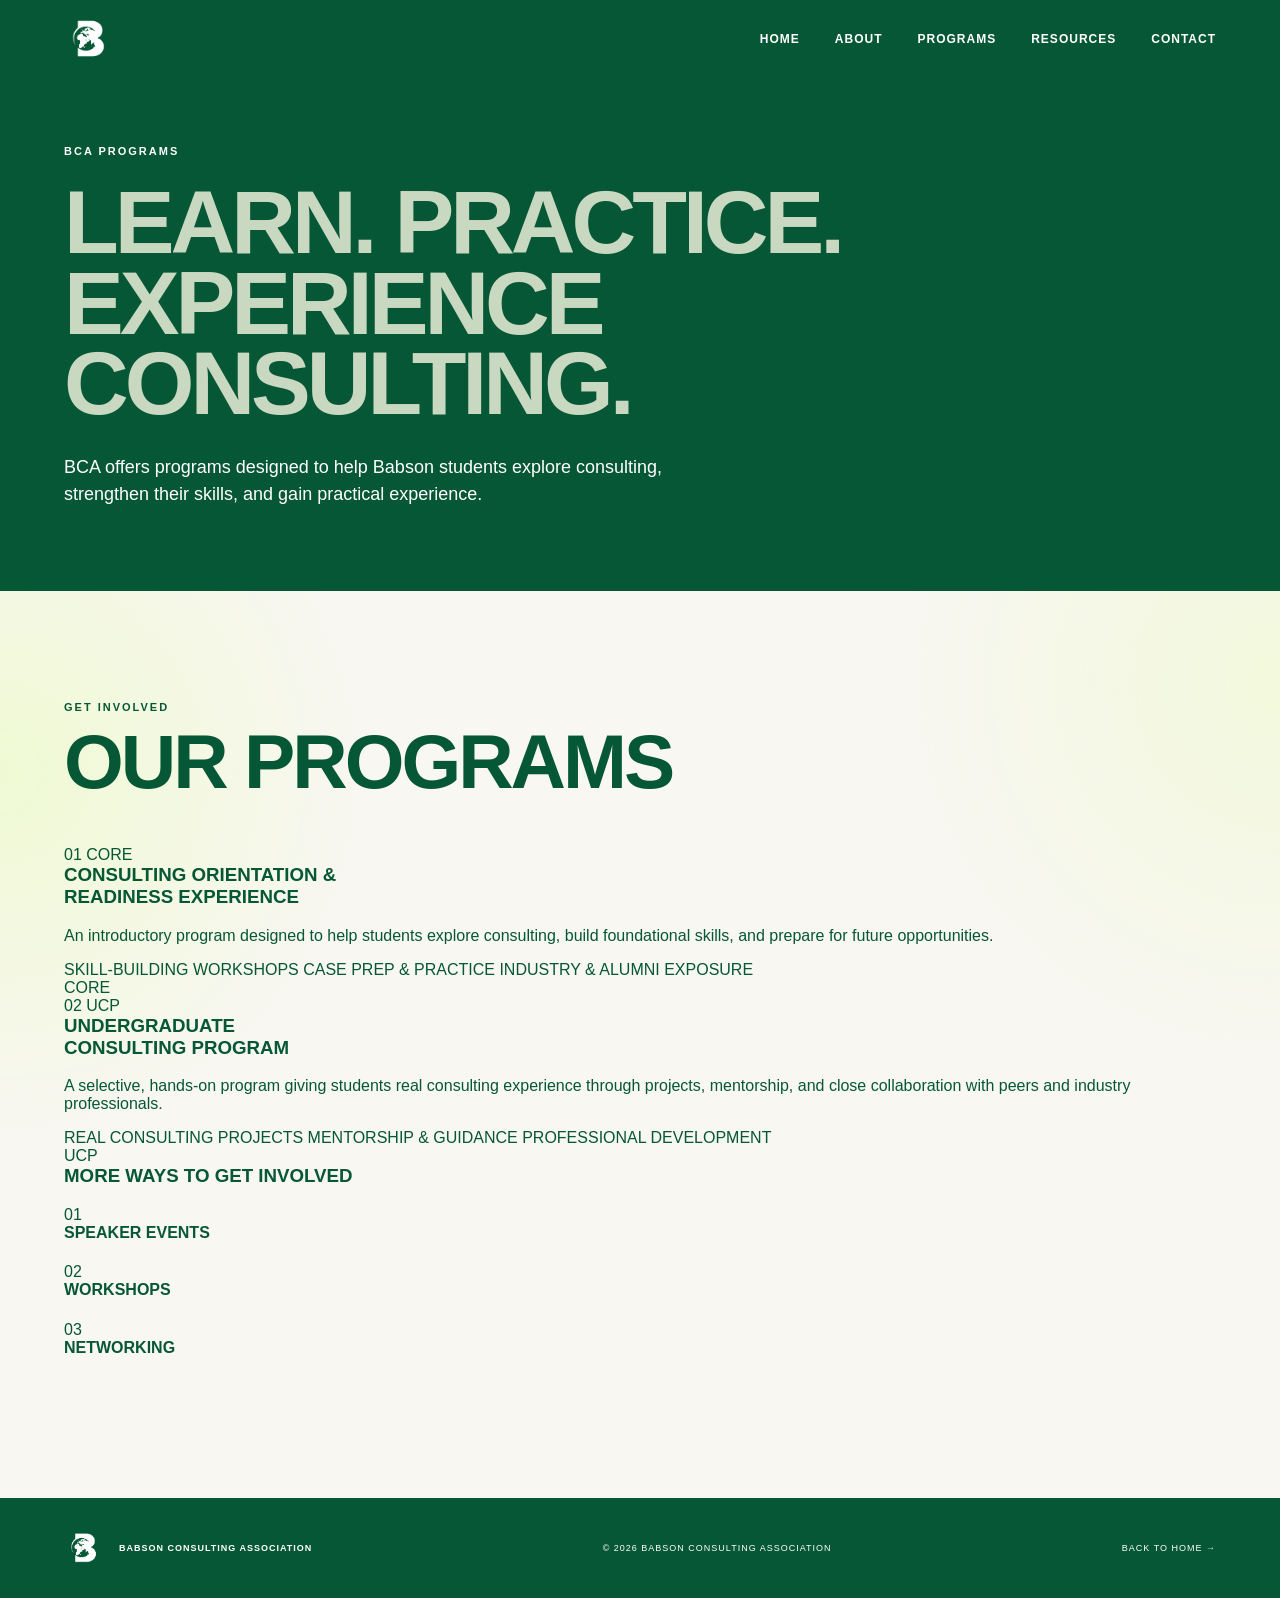
<file: programs.html>
<!DOCTYPE html>
<html lang="en">

<head>
    <meta charset="UTF-8">
    <meta name="viewport" content="width=device-width, initial-scale=1.0">

    <title>Programs | Babson Consulting Association</title>

    <link rel="stylesheet" href="style.css">
    <link rel="icon" type="image/png" href="images/bca-logo-green.png">
</head>

<body>

    <!-- NAVIGATION -->
    <header class="navbar">

        <a href="index.html" class="logo">
            <img src="images/bca-logo-white.png"
                 alt="Babson Consulting Association">
        </a>

        <nav>
            <a href="index.html">HOME</a>
            <a href="about.html">ABOUT</a>
            <a href="programs.html">PROGRAMS</a>
            <a href="index.html#resources">RESOURCES</a>
            <a href="index.html#contact">CONTACT</a>
        </nav>

    </header>


    <main>

        <!-- PROGRAMS HERO -->
        <section class="page-hero">

            <span>BCA PROGRAMS</span>

            <h1>
                LEARN. PRACTICE.<br>
                EXPERIENCE CONSULTING.
            </h1>

            <p>
                BCA offers programs designed to help Babson students explore
                consulting, strengthen their skills, and gain practical
                experience.
            </p>

        </section>


        <!-- PROGRAMS -->
        <section class="programs">

            <div class="section-heading">
                <span>GET INVOLVED</span>
                <h2>OUR PROGRAMS</h2>
            </div>


            <div class="program-grid">

                <!-- CORE -->
                <article class="program-card">

                    <div class="program-top">
                        <span class="program-number">01</span>
                        <span class="program-tag">CORE</span>
                    </div>

                    <h3>
                        CONSULTING ORIENTATION &amp;<br>
                        READINESS EXPERIENCE
                    </h3>

                    <p>
                        An introductory program designed to help students
                        explore consulting, build foundational skills, and
                        prepare for future opportunities.
                    </p>

                    <div class="program-features">
                        <span>SKILL-BUILDING WORKSHOPS</span>
                        <span>CASE PREP &amp; PRACTICE</span>
                        <span>INDUSTRY &amp; ALUMNI EXPOSURE</span>
                    </div>

                    <div class="program-shape">
                        CORE
                    </div>

                </article>


                <!-- UCP -->
                <article class="program-card ucp">

                    <div class="program-top">
                        <span class="program-number">02</span>
                        <span class="program-tag">UCP</span>
                    </div>

                    <h3>
                        UNDERGRADUATE<br>
                        CONSULTING PROGRAM
                    </h3>

                    <p>
                        A selective, hands-on program giving students real
                        consulting experience through projects, mentorship,
                        and close collaboration with peers and industry
                        professionals.
                    </p>

                    <div class="program-features">
                        <span>REAL CONSULTING PROJECTS</span>
                        <span>MENTORSHIP &amp; GUIDANCE</span>
                        <span>PROFESSIONAL DEVELOPMENT</span>
                    </div>

                    <div class="program-shape">
                        UCP
                    </div>

                </article>

            </div>


            <!-- ADDITIONAL OPPORTUNITIES -->
            <div class="opportunities">

                <h3>MORE WAYS TO GET INVOLVED</h3>

                <div class="opportunity-grid">

                    <div>
                        <span>01</span>
                        <h4>SPEAKER EVENTS</h4>
                    </div>

                    <div>
                        <span>02</span>
                        <h4>WORKSHOPS</h4>
                    </div>

                    <div>
                        <span>03</span>
                        <h4>NETWORKING</h4>
                    </div>

                </div>

            </div>

        </section>

    </main>


    <!-- FOOTER -->
    <footer>

        <div class="footer-brand">
            <img src="images/bca-logo-white.png" alt="BCA">
            <span>BABSON CONSULTING ASSOCIATION</span>
        </div>

        <p>© 2026 BABSON CONSULTING ASSOCIATION</p>

        <a href="index.html">BACK TO HOME →</a>

    </footer>

</body>

</html>
</file>
<file: style.css>
/* =========================================================
   BABSON CONSULTING ASSOCIATION
   Main Stylesheet
========================================================= */


/* =========================================================
   1. VARIABLES
========================================================= */

:root {
    --green: #065735;
    --green-light: #08704a;
    --sage: #c9d8c0;
    --lime: #dfff9c;
    --cream: #f8f7f1;
    --paper: #fffef8;
    --white: #ffffff;
    --gray: #f2f2f2;
    --brown: #80683f;
    --black: #111111;

    --radius: 12px;
}


/* =========================================================
   2. GLOBAL
========================================================= */

* {
    box-sizing: border-box;
}

html {
    scroll-behavior: smooth;
}

body {
    margin: 0;
    font-family: Helvetica, Arial, sans-serif;
    color: var(--green);
    background: var(--white);
}

h1,
h2,
h3,
h4,
p {
    margin-top: 0;
}

a {
    color: inherit;
}

img {
    display: block;
    max-width: 100%;
}

section {
    overflow: hidden;
}

.placeholder {
    display: flex;
    align-items: center;
    justify-content: center;

    font-size: 12px;
    font-weight: bold;
    letter-spacing: 2px;
}


/* =========================================================
   3. BUTTONS
========================================================= */

.button {
    display: inline-block;

    padding: 15px 24px;

    border-radius: 50px;

    text-decoration: none;

    font-size: 13px;
    font-weight: bold;

    transition:
        transform 0.2s ease,
        background 0.2s ease;
}

.button:hover {
    transform: translateY(-3px);
}

.light-button {
    background: var(--sage);
    color: var(--green);
}

.green-button {
    background: var(--green);
    color: var(--white);
}


/* =========================================================
   4. NAVIGATION
========================================================= */

.navbar {
    position: fixed;
    top: 0;
    left: 0;
    z-index: 100;

    width: 100%;

    padding: 14px 5%;

    display: flex;
    align-items: center;
    justify-content: space-between;

    background: var(--green);
}

.logo {
    display: flex;
    align-items: center;
    gap: 12px;

    color: var(--white);
    text-decoration: none;
}

.logo img {
    width: 50px;
}

.logo span {
    font-size: 10px;
    font-weight: bold;
    line-height: 1.2;
    letter-spacing: 1px;
}

.navbar nav {
    display: flex;
    gap: 35px;
}

.navbar nav a {
    color: var(--white);

    text-decoration: none;

    font-size: 12px;
    font-weight: bold;
    letter-spacing: 1px;
}

.navbar nav a:hover {
    text-decoration: underline;
}


/* =========================================================
   5. HERO
========================================================= */

.hero {
    position: relative;

    min-height: 100vh;

    padding: 150px 5% 90px;

    display: flex;
    align-items: center;

    background:
        linear-gradient(
            90deg,
            rgba(6, 87, 53, 1) 0%,
            rgba(6, 87, 53, 0.95) 35%,
            rgba(6, 87, 53, 0.55) 65%,
            rgba(6, 87, 53, 0.15) 100%
        ),
        url("images/bca-hero.jpg");

    background-size: cover;
    background-position: center;

    color: var(--white);
}

.hero-content {
    position: relative;
    z-index: 2;
}

.hero h1 {
    max-width: 850px;

    margin-bottom: 30px;

    font-size: clamp(50px, 6vw, 95px);
    line-height: 0.9;
    letter-spacing: -4px;
}

.hero h1 em {
    display: block;

    margin-top: 8px;

    color: var(--sage);

    font-style: normal;
    font-weight: inherit;
}

.hero p {
    max-width: 590px;

    margin-bottom: 32px;

    font-size: 17px;
    line-height: 1.5;
}

.scroll-more {
    position: absolute;

    left: 5%;
    bottom: 30px;

    color: var(--white);

    text-decoration: none;

    font-size: 10px;
    font-weight: bold;
    letter-spacing: 1px;
}


/* =========================================================
   6. SKILLS MARQUEE
========================================================= */

.skills-strip {
    padding: 22px 0;

    background: var(--sage);
    color: var(--green);

    overflow: hidden;
}

.marquee {
    width: 100%;
    overflow: hidden;
}

.marquee-track {
    display: flex;

    width: max-content;

    animation: marquee-scroll 25s linear infinite;
}

.skills-strip p {
    display: flex;
    align-items: center;

    margin: 0;

    white-space: nowrap;

    font-size: clamp(20px, 2.5vw, 38px);
    font-weight: bold;
}

.skills-strip span {
    padding: 0 25px;
}

@keyframes marquee-scroll {
    from {
        transform: translateX(0);
    }

    to {
        transform: translateX(-50%);
    }
}


/* =========================================================
   7. SHARED SECTION HEADINGS
========================================================= */

.section-label,
.section-heading span {
    display: block;

    margin-bottom: 14px;

    font-size: 11px;
    font-weight: bold;
    letter-spacing: 2px;
}

.section-heading {
    margin-bottom: 50px;
}

.section-heading h2 {
    margin: 0;

    font-size: clamp(45px, 6vw, 85px);
    line-height: 0.9;
    letter-spacing: -3px;
}


/* =========================================================
   8. ABOUT / WHO WE ARE
========================================================= */

.about {
    padding: 110px 5%;

    background:
        radial-gradient(
            circle at 10% 15%,
            #e1e9dd 0%,
            transparent 38%
        ),
        radial-gradient(
            circle at 65% 40%,
            #edf2ea 0%,
            transparent 40%
        ),
        radial-gradient(
            circle at 90% 85%,
            #dce6d8 0%,
            transparent 38%
        ),
        var(--white);
}

.about .section-label {
    margin-bottom: 50px;
}

.about-content {
    display: grid;
    grid-template-columns: 1.15fr 0.85fr;
    gap: 70px;

    align-items: center;
}

.about-text {
    transform: translateY(-30px);
}

.about h2 {
    margin-bottom: 30px;

    font-size: clamp(50px, 6vw, 85px);
    line-height: 0.9;
    letter-spacing: -3px;
}

.about-text > p {
    max-width: 650px;

    margin-bottom: 30px;

    font-size: 18px;
    line-height: 1.6;
}


/* STAT CARDS */

.stats {
    display: grid;
    grid-template-columns: repeat(4, 1fr);
    gap: 14px;
}

.stat-card {
    min-height: 135px;

    padding: 24px 18px;

    display: flex;
    flex-direction: column;
    justify-content: space-between;

    background:
        linear-gradient(
            135deg,
            #f7f5ee 0%,
            #e4ebdf 100%
        );

    color: var(--green);

    border: 1px solid rgba(6, 87, 53, 0.15);
    border-radius: var(--radius);
}

.stat-top {
    display: flex;
    align-items: center;
    justify-content: space-between;
    gap: 10px;
}

.stat-icon {
    width: 32px;
    height: 32px;

    flex-shrink: 0;

    color: var(--brown);
}

.stat-card strong {
    font-size: 38px;
}

.stat-card > span {
    font-size: 11px;
    font-weight: bold;
    letter-spacing: 1px;
}


/* ABOUT IMAGE */

.about-visual {
    display: flex;
    flex-direction: column;

    align-items: flex-start;

    gap: 20px;
}

.about-image {
    width: 100%;
    height: 390px;

    background: var(--gray);

    border-radius: 6px;
}

.about-button {
    display: block;

    width: fit-content;

    margin: 40px auto 0;
}


/* =========================================================
   9. VISION & MISSION
========================================================= */

.vision-mission {
    position: relative;

    padding: 110px 5% 130px;

    background:
        radial-gradient(
            circle at 5% 85%,
            rgba(223, 255, 156, 0.18),
            transparent 25%
        ),
        radial-gradient(
            circle at 95% 15%,
            rgba(255, 255, 255, 0.10),
            transparent 25%
        ),
        var(--green);

    color: var(--white);
}

.vision-mission .section-heading {
    margin-bottom: 80px;
}

.vision-mission .section-heading span {
    color: var(--sage);
}

.vision-mission .section-heading h2 {
    color: var(--white);
}


/* FOLDER GRID */

.vision-grid {
    display: grid;
    grid-template-columns: 1fr 1fr;
    gap: 55px;
}

.folder-card {
    position: relative;

    min-height: 440px;

    transition: transform 0.3s ease;
}

.folder-card:hover {
    transform: translateY(-8px);
}


/* BACKING LAYERS */

.folder-back {
    position: absolute;

    border-radius: 18px;
}

.back-one {
    top: 25px;
    left: -12px;

    width: 96%;
    height: 92%;

    background: #86a879;

    transform: rotate(-2deg);
}

.back-two {
    top: 10px;
    right: -10px;

    width: 94%;
    height: 94%;

    background: var(--lime);

    opacity: 0.75;

    transform: rotate(2deg);
}


/* FOLDER TAB */

.folder-tab {
    position: absolute;

    top: -30px;
    right: 55px;
    z-index: 3;

    width: 190px;
    height: 75px;

    display: flex;
    align-items: center;
    justify-content: center;

    background: var(--sage);
    color: var(--green);

    border-radius: 16px 16px 0 0;

    font-size: 14px;
    font-weight: bold;
    letter-spacing: 2px;
}


/* FOLDER PAPER */

.folder-paper {
    position: relative;
    z-index: 4;

    min-height: 410px;

    padding: 45px;

    display: flex;
    flex-direction: column;

    background:
        radial-gradient(
            circle at 100% 100%,
            rgba(223, 255, 156, 0.55),
            transparent 32%
        ),
        #f8f8f2;

    color: var(--green);

    border-radius: 16px;

    box-shadow:
        0 22px 45px
        rgba(0, 0, 0, 0.18);
}

.folder-number {
    margin-bottom: 15px;

    color: rgba(6, 87, 53, 0.18);

    font-size: 82px;
    line-height: 0.9;
    font-weight: bold;
}

.folder-paper h3 {
    margin: 0;

    font-size: 18px;
    letter-spacing: 3px;
}

.folder-line {
    width: 55px;
    height: 2px;

    margin: 18px 0 25px;

    background: var(--green);
}

.folder-paper p {
    max-width: 520px;

    margin: 0;

    font-size: 20px;
    line-height: 1.55;
}

.folder-paper p strong {
    color: var(--green);
}


/* MISSION DARK CARD */

.mission-folder .folder-paper {
    background:
        radial-gradient(
            circle at 100% 100%,
            rgba(223, 255, 156, 0.22),
            transparent 35%
        ),
        linear-gradient(
            135deg,
            var(--green-light),
            var(--green)
        );

    color: var(--white);
}

.mission-folder .folder-number {
    color: rgba(223, 255, 156, 0.28);
}

.mission-folder .folder-line {
    background: var(--sage);
}

.mission-folder .folder-paper p strong {
    color: var(--sage);
}


/* =========================================================
   10. PROGRAMS
========================================================= */

.programs {
    padding: 110px 5% 120px;

    background:
        radial-gradient(
            circle at 0% 20%,
            rgba(223, 255, 156, 0.35),
            transparent 25%
        ),
        radial-gradient(
            circle at 100% 10%,
            rgba(223, 255, 156, 0.25),
            transparent 25%
        ),
        var(--cream);

    color: var(--green);
}


/* PROGRAM HEADING */

.programs-heading {
    max-width: 850px;

    margin: 0 auto 75px;

    text-align: center;
}

.programs-heading > span {
    display: block;

    margin-bottom: 15px;

    font-size: 12px;
    font-weight: bold;
    letter-spacing: 4px;
}

.programs-heading h2 {
    margin: 0;

    font-size: clamp(45px, 6vw, 82px);
    line-height: 0.9;
    letter-spacing: -3px;
}

.programs-heading h2 span {
    color: #86a879;
}

.programs-heading p {
    max-width: 650px;

    margin: 25px auto 0;

    font-size: 17px;
    line-height: 1.5;
}


/* CARD LAYOUT */

.program-stack {
    max-width: 1400px;
    min-height: 500px;

    margin: 0 auto;

    display: flex;
    align-items: center;
    justify-content: center;
}

.program-sheet {
    position: relative;

    perspective: 1200px;

    transition:
        transform 0.3s ease,
        z-index 0s;
}


/* CARD SIZES */

.speaker-sheet,
.networking-sheet,
.more-sheet {
    width: 260px;
    height: 360px;
}

.core-sheet,
.ucp-sheet {
    width: 330px;
    height: 420px;
}


/* CARD POSITIONS */

.speaker-sheet {
    z-index: 1;

    transform:
        rotate(4deg)
        translateX(5px);
}

.core-sheet {
    z-index: 5;

    transform: rotate(-2deg);
}

.ucp-sheet {
    z-index: 6;

    transform:
        rotate(3deg)
        translateX(-10px);
}

.networking-sheet {
    z-index: 4;

    transform:
        rotate(-3deg)
        translateX(-5px);
}

.more-sheet {
    z-index: 3;

    transform:
        rotate(4deg)
        translateX(-10px);
}


/* FLIP INTERACTION */

.program-inner {
    position: relative;

    width: 100%;
    height: 100%;

    transform-style: preserve-3d;

    transition:
        transform 0.7s
        cubic-bezier(0.2, 0.7, 0.2, 1);
}

.program-sheet:hover {
    z-index: 20;
}

.program-sheet:hover .program-inner {
    transform: rotateY(180deg);
}

.program-front,
.program-back {
    position: absolute;

    inset: 0;

    padding: 28px;

    overflow: hidden;

    border-radius: 10px;

    backface-visibility: hidden;
    -webkit-backface-visibility: hidden;

    box-shadow:
        0 20px 35px
        rgba(6, 87, 53, 0.15);
}


/* FRONT COLORS */

.speaker-sheet .program-front {
    background: var(--lime);
    color: var(--green);
}

.core-sheet .program-front {
    background:
        linear-gradient(
            145deg,
            var(--green-light),
            var(--green)
        );

    color: var(--white);
}

.ucp-sheet .program-front {
    background: var(--paper);
    color: var(--green);
}

.networking-sheet .program-front {
    background: #cfe59d;
    color: var(--green);
}

.more-sheet .program-front {
    background: #f1f0e8;
    color: var(--green);
}


/* CARD CONTENT */

.sheet-number {
    position: absolute;

    top: 12px;
    left: 22px;

    font-size: 100px;
    line-height: 1;
    font-weight: bold;

    opacity: 0.13;
}

.sheet-icon {
    min-height: 65px;

    display: flex;
    align-items: center;
    justify-content: flex-end;

    font-size: 38px;
    font-weight: bold;
}

.speaker-sheet .sheet-icon,
.networking-sheet .sheet-icon,
.more-sheet .sheet-icon {
    justify-content: flex-start;
}

.program-front h3 {
    position: relative;

    margin: 10px 0;

    font-size: 27px;
    line-height: 0.95;
}

.core-sheet .program-front h3,
.ucp-sheet .program-front h3 {
    font-size: 52px;
    letter-spacing: -2px;
}

.speaker-sheet .program-front h3,
.networking-sheet .program-front h3,
.more-sheet .program-front h3 {
    font-size: 22px;
    line-height: 1;
}

.program-front h4 {
    position: relative;

    margin: 0;

    font-size: 16px;
    line-height: 1.25;
    font-weight: 500;
}

.sheet-line {
    width: 55px;
    height: 2px;

    margin: 22px 0;

    background: currentColor;

    opacity: 0.7;
}

.program-front p {
    margin: 0;

    font-size: 15px;
    line-height: 1.5;
}

.program-front ul {
    margin: 0;
    padding: 0;

    list-style: none;
}

.program-front li {
    position: relative;

    margin-bottom: 14px;
    padding-left: 27px;

    font-size: 14px;
    line-height: 1.3;
}

.program-front li::before {
    content: "✓";

    position: absolute;

    left: 0;
    top: -2px;

    width: 19px;
    height: 19px;

    display: flex;
    align-items: center;
    justify-content: center;

    background: var(--sage);
    color: var(--green);

    border-radius: 50%;

    font-size: 11px;
    font-weight: bold;
}

.hover-hint {
    position: absolute;

    left: 28px;
    bottom: 22px;

    font-size: 9px;
    font-weight: bold;
    letter-spacing: 1.2px;

    opacity: 0.55;
}


/* CARD BACK */

.program-back {
    display: flex;
    flex-direction: column;
    justify-content: center;

    transform: rotateY(180deg);

    background:
        radial-gradient(
            circle at 100% 0%,
            rgba(223, 255, 156, 0.65),
            transparent 40%
        ),
        var(--paper);

    color: var(--green);
}

.core-sheet .program-back {
    background:
        radial-gradient(
            circle at 100% 0%,
            rgba(223, 255, 156, 0.45),
            transparent 40%
        ),
        var(--cream);
}

.back-label {
    margin-bottom: 18px;

    font-size: 10px;
    font-weight: bold;
    letter-spacing: 2px;
}

.program-back h3 {
    margin: 0 0 18px;

    font-size: 30px;
    line-height: 0.95;
}

.core-sheet .program-back h3,
.ucp-sheet .program-back h3 {
    font-size: 35px;
}

.speaker-sheet .program-back h3,
.networking-sheet .program-back h3,
.more-sheet .program-back h3 {
    font-size: 22px;
    line-height: 1;
}

.program-back p {
    margin: 0 0 25px;

    font-size: 14px;
    line-height: 1.5;
}

.program-learn {
    width: fit-content;

    padding: 12px 18px;

    border: 1px solid var(--green);
    border-radius: 50px;

    color: var(--green);

    text-decoration: none;

    font-size: 9px;
    font-weight: bold;
    letter-spacing: 1px;

    transition:
        background 0.25s ease,
        color 0.25s ease,
        transform 0.25s ease;
}

.program-learn:hover {
    background: var(--green);
    color: var(--white);

    transform: translateY(-2px);
}


/* PROGRAM BUTTON */

.programs-button {
    display: block;

    width: fit-content;

    margin: 55px auto 0;
    padding: 17px 28px;

    background: var(--green);
    color: var(--white);

    border-radius: 50px;

    text-decoration: none;

    font-size: 11px;
    font-weight: bold;
    letter-spacing: 1.5px;

    transition:
        transform 0.25s ease,
        background 0.25s ease;
}

.programs-button:hover {
    transform: translateY(-4px);

    background: var(--green-light);
}


/* =========================================================
   11. RESOURCES
========================================================= */

.resources {
    position: relative;

    min-height: 760px;

    padding: 110px 7%;

    display: grid;
    grid-template-columns: 1.1fr 0.9fr;
    gap: 80px;

    align-items: center;

    background:
        radial-gradient(
            circle at 95% 15%,
            rgba(201, 216, 192, 0.65),
            transparent 30%
        ),
        radial-gradient(
            circle at 5% 90%,
            rgba(223, 255, 156, 0.20),
            transparent 30%
        ),
        var(--cream);

    color: var(--green);
}


/* BACKGROUND DETAILS */

.resource-watermark {
    position: absolute;

    left: -30px;
    bottom: -45px;

    color: rgba(6, 87, 53, 0.035);

    font-size: clamp(120px, 16vw, 250px);
    font-weight: bold;
    line-height: 0.8;
    letter-spacing: -10px;

    pointer-events: none;
    user-select: none;
}

.resource-curve {
    position: absolute;

    left: -350px;
    top: 20px;

    width: 850px;
    height: 850px;

    border: 1px solid rgba(6, 87, 53, 0.10);
    border-radius: 50%;

    pointer-events: none;
}


/* RESOURCE TEXT */

.resource-text {
    position: relative;
    z-index: 5;
}

.resource-label {
    display: block;

    margin-bottom: 18px;

    font-size: 11px;
    font-weight: bold;
    letter-spacing: 4px;
}

.resource-text h2 {
    margin: 0 0 32px;

    font-size: clamp(65px, 7vw, 110px);
    line-height: 0.78;
    letter-spacing: -5px;
}

.resource-text p {
    max-width: 600px;

    margin: 0 0 35px;

    font-size: 17px;
    line-height: 1.6;
}

.resource-button {
    display: inline-block;

    padding: 16px 26px;

    background: var(--green);
    color: var(--white);

    border-radius: 50px;

    text-decoration: none;

    font-size: 11px;
    font-weight: bold;
    letter-spacing: 1px;

    box-shadow:
        0 10px 25px
        rgba(6, 87, 53, 0.12);

    transition:
        transform 0.25s ease,
        background 0.25s ease;
}

.resource-button:hover {
    transform: translateY(-4px);

    background: var(--green-light);
}


/* RESOURCE BOOK */

.resource-book {
    position: relative;
    z-index: 10;

    display: flex;
    flex-direction: column;
    align-items: center;
    justify-content: center;
}

.book-stack {
    position: relative;

    width: 340px;
    height: 460px;
}


/* DECORATIVE BOOK LAYERS */

.book-layer {
    position: absolute;

    inset: 0;

    border-radius: 8px 18px 18px 8px;

    box-shadow:
        10px 15px 30px
        rgba(6, 87, 53, 0.10);
}

.layer-one {
    z-index: 3;

    background: #fffdf5;

    transform:
        translateX(18px)
        translateY(5px);
}

.layer-two {
    z-index: 2;

    background: var(--sage);

    transform:
        translateX(36px)
        translateY(11px);
}

.layer-three {
    z-index: 1;

    background: var(--brown);

    transform:
        translateX(54px)
        translateY(18px);
}


/* FLIPBOOK */

.flipbook {
    position: relative;
    z-index: 10;

    width: 340px;
    height: 460px;
}

.fb-page {
    position: absolute;

    inset: 0;

    padding: 38px;

    display: flex;
    flex-direction: column;

    background: #fffdf5;
    color: var(--green);

    border-radius: 8px 18px 18px 8px;

    box-shadow:
        0 22px 45px
        rgba(6, 87, 53, 0.16);

    opacity: 0;
    visibility: hidden;

    transform:
        translateX(25px)
        rotateY(8deg);

    transition:
        opacity 0.35s ease,
        transform 0.55s ease,
        visibility 0.35s ease;
}

.fb-page.active {
    z-index: 20;

    opacity: 1;
    visibility: visible;

    transform:
        translateX(0)
        rotateY(0);
}


/* BOOK COVER */

.fb-cover {
    justify-content: flex-start;

    background:
        radial-gradient(
            circle at 100% 100%,
            rgba(223, 255, 156, 0.12),
            transparent 45%
        ),
        linear-gradient(
            145deg,
            var(--green-light),
            var(--green)
        );

    color: var(--white);
}

.fb-cover::after {
    content: "";

    position: absolute;

    right: -230px;
    bottom: -140px;

    width: 420px;
    height: 420px;

    border: 1px solid rgba(255, 255, 255, 0.15);
    border-radius: 50%;

    pointer-events: none;
}

.fb-cover img {
    position: relative;
    z-index: 2;

    width: 55px;
}

.cover-bottom {
    position: relative;
    z-index: 2;

    margin-top: auto;

    display: flex;
    flex-direction: column;
}

.cover-bottom span {
    margin-bottom: 8px;

    font-size: 15px;
}

.cover-bottom strong {
    margin-bottom: 14px;

    color: var(--sage);

    font-size: 40px;
    line-height: 0.9;
}

.cover-bottom small {
    font-size: 9px;
    letter-spacing: 1px;
}


/* INSIDE BOOK PAGES */

.page-number {
    font-size: 12px;
    font-weight: bold;

    opacity: 0.5;
}

.page-content {
    margin-top: auto;
}

.page-label {
    display: block;

    margin-bottom: 14px;

    font-size: 9px;
    font-weight: bold;
    letter-spacing: 2px;

    opacity: 0.6;
}

.fb-page h4 {
    margin: 0 0 20px;

    font-size: 34px;
    line-height: 0.92;
}

.fb-page p {
    margin: 0;

    font-size: 14px;
    line-height: 1.55;
}

.fb-last {
    background:
        linear-gradient(
            145deg,
            #eef3e9,
            var(--sage)
        );
}

.resource-access-button {
    display: inline-block;

    margin-top: 28px;
    padding: 14px 18px;

    background: var(--green);
    color: var(--white);

    border-radius: 50px;

    text-decoration: none;

    font-size: 9px;
    font-weight: bold;
    letter-spacing: 0.8px;

    transition:
        transform 0.25s ease,
        background 0.25s ease;
}

.resource-access-button:hover {
    transform: translateY(-3px);

    background: var(--green-light);
}


/* FLIPBOOK CONTROLS */

.flipbook-controls {
    position: relative;
    z-index: 30;

    width: 340px;

    margin-top: 35px;

    display: flex;
    align-items: center;
    justify-content: space-between;
}

.fb-prev,
.fb-next {
    padding: 11px 20px;

    border: 2px solid var(--green);
    border-radius: 50px;

    background: transparent;
    color: var(--green);

    font-family: inherit;
    font-size: 10px;
    font-weight: bold;
    letter-spacing: 1px;

    cursor: pointer;

    transition:
        background 0.2s ease,
        color 0.2s ease,
        transform 0.2s ease;
}

.fb-prev:hover:not(:disabled),
.fb-next:hover:not(:disabled) {
    background: var(--green);
    color: var(--white);

    transform: translateY(-2px);
}

.fb-prev:disabled,
.fb-next:disabled {
    opacity: 0.3;

    cursor: default;
}

.fb-progress {
    min-width: 40px;

    text-align: center;

    font-size: 11px;
    font-weight: bold;
}


/* =========================================================
   12. CONTACT
========================================================= */

.contact {
    min-height: 750px;

    display: grid;
    grid-template-columns: 1fr 1fr;

    background: var(--green);
    color: var(--white);
}

.contact-info {
    padding: 100px 8%;
}

.contact-info h2 {
    margin-bottom: 30px;

    color: var(--sage);

    font-size: clamp(65px, 8vw, 110px);
    line-height: 0.8;
    letter-spacing: -5px;
}

.contact-info > p {
    max-width: 480px;

    margin-bottom: 40px;

    line-height: 1.5;
}

.contact-links {
    margin-bottom: 40px;
}

.contact-links a {
    padding: 15px 0;

    display: flex;
    justify-content: space-between;
    gap: 20px;

    border-top: 1px solid rgba(255, 255, 255, 0.3);

    color: var(--white);

    text-decoration: none;

    font-size: 11px;
    font-weight: bold;
}

.contact-links a:last-child {
    border-bottom:
        1px solid
        rgba(255, 255, 255, 0.3);
}

.contact-links span {
    font-weight: normal;
}

.contact-label {
    display: flex;
    align-items: center;
    gap: 12px;

    font-weight: bold;
}

.contact-icon {
    width: 18px;
    height: 18px;
    flex-shrink: 0;
}


/* MAP GRAPHIC */

.map-placeholder {
    position: relative;

    min-height: 750px;

    overflow: hidden;

    background: var(--brown);
}

.map-embed {
    position: absolute;
    inset: 0;

    width: 100%;
    height: 100%;

    border: 0;
}

.map-label {
    position: absolute;

    left: 8%;
    bottom: 8%;
    z-index: 2;

    display: flex;
    flex-direction: column;

    padding: 12px 18px;

    background: var(--green);
    color: var(--white);
    border-radius: var(--radius);
}

.map-label strong {
    font-size: 30px;
}

.map-label span {
    margin-top: 5px;

    font-size: 12px;
}


/* =========================================================
   13. FOOTER
========================================================= */

footer {
    padding: 30px 5%;

    display: flex;
    align-items: center;
    justify-content: space-between;
    gap: 30px;

    background: var(--green);
    color: var(--white);

    font-size: 9px;
    letter-spacing: 1px;
}

.footer-brand {
    display: flex;
    align-items: center;
    gap: 15px;

    font-weight: bold;
}

.footer-brand img {
    width: 40px;
}

footer p {
    margin: 0;
}

footer a {
    color: var(--white);

    text-decoration: none;
}


/* =========================================================
   14. INNER PAGE HERO
   Used by about.html and programs.html
========================================================= */

.page-hero {
    min-height: 600px;

    padding: 180px 5% 90px;

    background: var(--green);
    color: var(--white);
}

.page-hero > span {
    display: block;

    margin-bottom: 25px;

    font-size: 11px;
    font-weight: bold;
    letter-spacing: 2px;
}

.page-hero h1 {
    max-width: 1000px;

    margin-bottom: 30px;

    color: var(--sage);

    font-size: clamp(50px, 7vw, 100px);
    line-height: 0.9;
    letter-spacing: -4px;
}

.page-hero p {
    max-width: 600px;

    font-size: 18px;
    line-height: 1.5;
}


/* =========================================================
   15. TABLET
========================================================= */

@media (max-width: 1100px) {

    .program-stack {
        min-height: auto;

        max-width: 800px;

        display: grid;
        grid-template-columns: repeat(2, 1fr);
        gap: 25px;
    }

    .program-sheet,
    .speaker-sheet,
    .networking-sheet,
    .more-sheet,
    .core-sheet,
    .ucp-sheet {
        width: 100%;
        height: 380px;

        transform: none;
    }

}


/* =========================================================
   16. SMALL TABLET
========================================================= */

@media (max-width: 900px) {

    .navbar {
        padding: 20px 5%;
    }

    .navbar nav {
        gap: 15px;
    }

    .navbar nav a {
        font-size: 9px;
    }


    /* ABOUT */

    .about-content {
        grid-template-columns: 1fr;
    }

    .about-text {
        transform: none;
    }

    .stats {
        grid-template-columns: repeat(2, 1fr);
    }


    /* VISION */

    .vision-grid {
        grid-template-columns: 1fr;
        gap: 90px;
    }

    .folder-card {
        min-height: 420px;
    }


    /* RESOURCES */

    .resources {
        grid-template-columns: 1fr;
        gap: 70px;

        padding: 100px 7%;
    }

    .resource-text {
        text-align: center;
    }

    .resource-text p {
        margin-left: auto;
        margin-right: auto;
    }

    .resource-book {
        padding-bottom: 20px;
    }


    /* CONTACT */

    .contact {
        grid-template-columns: 1fr;
    }

    .map-placeholder {
        min-height: 550px;
    }

}


/* =========================================================
   17. MOBILE
========================================================= */

@media (max-width: 600px) {

    /* NAVIGATION */

    .navbar {
        padding: 18px 5%;
        align-items: flex-start;
    }

    .logo {
        gap: 8px;
    }

    .logo img {
        width: 42px;
    }

    .logo span {
        font-size: 8px;
    }

    .navbar nav {
        max-width: 225px;
        display: flex;
        justify-content: flex-end;
        flex-wrap: wrap;
        gap: 8px 14px;
    }

    .navbar nav a {
        font-size: 9px;
    }


    /* HERO */

    .hero {
        min-height: 100svh;
        padding: 145px 6% 85px;
        background-position: center;
    }

    .hero h1 {
        font-size: clamp(48px, 14vw, 70px);
        letter-spacing: -2px;
    }

    .hero p {
        font-size: 15px;
    }


    /* ABOUT */

    .about {
        padding: 90px 6%;
    }

    .about h2 {
        font-size: 52px;
        letter-spacing: -2px;
    }

    .about-text > p {
        font-size: 16px;
    }

    .stats {
        grid-template-columns: 1fr 1fr;
    }

    .stat-card {
        min-height: 120px;
        padding: 18px 15px;
    }

    .stat-card strong {
        font-size: 30px;
    }

    .stat-icon {
        width: 25px;
        height: 25px;
    }

    .about-image {
        height: 350px;
    }


    /* VISION */

    .vision-mission {
        padding: 90px 6%;
    }

    .vision-mission .section-heading {
        margin-bottom: 70px;
    }

    .folder-paper {
        min-height: 390px;
        padding: 32px 25px;
    }

    .folder-number {
        font-size: 65px;
    }

    .folder-paper p {
        font-size: 17px;
    }

    .folder-tab {
        right: 25px;
        width: 145px;
        height: 60px;
    }


    /* PROGRAMS */

    .programs {
        padding: 90px 6%;
    }

    .programs-heading {
        margin-bottom: 50px;
    }

    .programs-heading h2 {
        font-size: 45px;
        letter-spacing: -2px;
    }

    .programs-heading p {
        font-size: 15px;
    }

    .program-stack {
        grid-template-columns: 1fr;
    }

    .program-sheet,
    .speaker-sheet,
    .networking-sheet,
    .more-sheet,
    .core-sheet,
    .ucp-sheet {
        width: 100%;
        height: 390px;
        transform: none;
    }

    .core-sheet .program-front h3,
    .ucp-sheet .program-front h3 {
        font-size: 45px;
    }

    .sheet-number {
        font-size: 80px;
    }

    .program-sheet:focus-within .program-inner {
        transform: rotateY(180deg);
    }


    /* RESOURCES */

    .resources {
        padding: 90px 6%;
    }

    .resource-text h2 {
        font-size: 62px;
        letter-spacing: -4px;
    }

    .resource-text p {
        font-size: 15px;
    }

    .book-stack,
    .flipbook {
        width: 270px;
        height: 380px;
    }

    .fb-page {
        padding: 28px;
    }

    .cover-bottom strong {
        font-size: 31px;
    }

    .fb-page h4 {
        font-size: 27px;
    }

    .layer-one {
        transform: translateX(10px) translateY(4px);
    }

    .layer-two {
        transform: translateX(20px) translateY(8px);
    }

    .layer-three {
        transform: translateX(30px) translateY(12px);
    }

    .flipbook-controls {
        width: 270px;
        gap: 10px;
    }

    .fb-prev,
    .fb-next {
        padding: 10px 14px;
        font-size: 9px;
    }

    .resource-watermark {
        display: none;
    }


    /* CONTACT */

    .contact-info {
        padding: 90px 6%;
    }

    .contact-info h2 {
        font-size: 65px;
        letter-spacing: -3px;
    }

    .contact-links a {
        flex-direction: column;
        gap: 5px;
    }


    /* INNER PAGES */

    .page-hero {
        min-height: 500px;
        padding: 150px 6% 80px;
    }

    .page-hero h1 {
        letter-spacing: -2px;
    }


    /* FOOTER */

    footer {
        flex-direction: column;
        align-items: flex-start;
    }
}


/* =========================================================
   18. EXECUTIVE BOARD
========================================================= */

.executive-board {
    padding: 110px 5%;
    background:
        radial-gradient(
            circle at 10% 20%,
            rgba(201, 216, 192, 0.45),
            transparent 30%
        ),
        var(--cream);
    color: var(--green);
}


/* TEAM HEADING */

.team-heading {
    max-width: 1400px;
    margin: 0 auto 45px;

    display: grid;
    grid-template-columns: 1.4fr 0.6fr;
    gap: 70px;
    align-items: end;
}

.team-heading h2 {
    margin: 0;

    font-size: clamp(55px, 7vw, 105px);
    line-height: 0.82;
    letter-spacing: -5px;
}

.team-heading > p {
    max-width: 480px;
    margin: 0 0 5px;

    font-size: 16px;
    line-height: 1.6;
}


/* BOARD TABS */

.board-tabs {
    max-width: 1400px;
    margin: 0 auto 70px;

    display: flex;
    gap: 10px;

    border-bottom: 1px solid rgba(6, 87, 53, 0.25);
}

.board-tab {
    min-width: 280px;
    padding: 16px 25px;

    border: 1px solid rgba(6, 87, 53, 0.25);
    border-bottom: none;
    border-radius: 10px 10px 0 0;

    background: transparent;
    color: var(--green);

    font-family: inherit;
    font-size: 11px;
    font-weight: bold;
    letter-spacing: 1.5px;

    cursor: pointer;

    transition:
        background 0.2s ease,
        color 0.2s ease;
}

.board-tab.active {
    background: var(--green);
    color: var(--white);
}


/* BOARD GROUPS */

.board-group {
    display: none;
}

.board-group.active {
    display: block;
}


/* FEATURED MEMBER */

.member-showcase {
    max-width: 1400px;
    margin: 0 auto 70px;

    display: grid;
    grid-template-columns: 0.9fr 1.1fr;
    gap: 90px;
    align-items: center;
}

/* MEMBER IMAGE — NO EXTRA FRAME */

.member-card-area {
    position: relative;
    min-height: 520px;

    display: flex;
    align-items: center;
    justify-content: center;
}

.member-id-image {
    display: block;
    width: min(100%, 430px);
    height: auto;

    object-fit: contain;

    transition:
        transform 0.3s ease,
        opacity 0.3s ease;
}

.member-id-image:hover {
    transform: scale(1.03);
}

/* MEMBER ARROWS */

.member-arrow {
    position: absolute;

    width: 55px;
    height: 55px;

    border: 2px solid var(--green);
    border-radius: 50%;

    background: var(--cream);
    color: var(--green);

    font-family: inherit;
    font-size: 22px;

    cursor: pointer;

    transition:
        background 0.2s ease,
        color 0.2s ease,
        transform 0.2s ease;
}

.member-arrow:hover {
    background: var(--green);
    color: var(--white);

    transform: scale(1.05);
}

.member-prev {
    left: 0;
}

.member-next {
    right: 0;
}


/* MEMBER INFORMATION */

.member-info {
    max-width: 650px;
}

.member-count {
    display: block;

    margin-bottom: 15px;

    font-size: 10px;
    font-weight: bold;
    letter-spacing: 2px;
}

.member-name {
    margin: 0;

    font-size: clamp(42px, 5vw, 72px);
    line-height: 0.9;
    letter-spacing: -3px;
}

.member-role {
    display: block;

    margin: 15px 0 30px;

    color: var(--brown);

    font-size: 17px;
    font-weight: bold;
    letter-spacing: 5px;
}

.member-details {
    border-top: 1px solid rgba(6, 87, 53, 0.3);
}

.member-detail {
    padding: 20px 0;

    border-bottom: 1px solid rgba(6, 87, 53, 0.15);
}

.member-detail span {
    display: block;

    margin-bottom: 7px;

    font-size: 9px;
    font-weight: bold;
    letter-spacing: 1.5px;
}

.member-detail p {
    margin: 0;

    font-size: 14px;
    line-height: 1.5;
}


/* MEMBER SELECTOR */

.member-selector {
    max-width: 1400px;
    margin: 0 auto;

    display: grid;
    grid-template-columns: repeat(7, 1fr);
    gap: 10px;
}

.member-option {
    min-height: 100px;
    padding: 18px;

    display: flex;
    flex-direction: column;
    justify-content: space-between;

    border: 1px solid rgba(6, 87, 53, 0.15);
    border-radius: 10px;

    background: rgba(255, 255, 255, 0.55);
    color: var(--green);

    font-family: inherit;
    text-align: left;

    cursor: pointer;

    transition:
        background 0.2s ease,
        transform 0.2s ease;
}

.member-option strong {
    font-size: 10px;
    line-height: 1.2;
    letter-spacing: 1px;
}

.member-option span {
    font-size: 9px;
}

.member-option:hover,
.member-option.active {
    background: var(--sage);

    transform: translateY(-4px);
}

.member-linkedin {
    display: inline-flex;
    align-items: center;
    gap: 8px;
    color: var(--green);
    font-size: 13px;
    font-weight: bold;
    letter-spacing: 1px;
    text-decoration: none;
    border-bottom: 1px solid var(--green);
    padding-bottom: 5px;
    transition: opacity 0.2s ease;
}

.member-linkedin:hover {
    opacity: 0.6;
}


/* UCP EXECUTIVE BOARD */

.ucp-coming-soon {
    max-width: 1400px;
    min-height: 400px;

    margin: 0 auto;
    padding: 70px;

    display: flex;
    flex-direction: column;
    justify-content: flex-end;

    background:
        radial-gradient(
            circle at 90% 10%,
            rgba(223, 255, 156, 0.18),
            transparent 30%
        ),
        var(--green);

    color: var(--white);

    border-radius: 15px;
}

.ucp-coming-soon > span {
    margin-bottom: 15px;

    color: var(--sage);

    font-size: 10px;
    font-weight: bold;
    letter-spacing: 2px;
}

.ucp-coming-soon h3 {
    margin: 0 0 20px;

    font-size: clamp(45px, 6vw, 80px);
    line-height: 0.9;
}

.ucp-coming-soon p {
    max-width: 500px;
    margin: 0;

    line-height: 1.5;
}


/* =========================================================
   19. EXECUTIVE BOARD — TABLET
========================================================= */

@media (max-width: 1000px) {

    .team-heading,
    .member-showcase {
        grid-template-columns: 1fr;
    }

    .team-heading {
        gap: 25px;
    }

    .member-showcase {
        gap: 50px;
    }

    .member-info {
        max-width: none;
    }

    .member-selector {
        grid-template-columns: repeat(2, 1fr);
    }
}


/* =========================================================
   20. EXECUTIVE BOARD — MOBILE
========================================================= */

@media (max-width: 600px) {

    .executive-board {
        padding: 90px 6%;
    }

    .team-heading h2 {
        font-size: 55px;
        letter-spacing: -3px;
    }

    .team-heading > p {
        font-size: 15px;
    }

    .board-tabs {
        margin-bottom: 50px;

        flex-direction: column;

        border-bottom: none;
    }

    .board-tab {
        width: 100%;
        min-width: 0;

        border: 1px solid rgba(6, 87, 53, 0.25);
        border-radius: 50px;
    }

    .member-card-area {
        min-height: 500px;
    }

    .member-id-card {
        width: 245px;
        min-height: 410px;

        padding: 20px;

        box-shadow:
            10px 15px 0 var(--sage),
            20px 28px 0 var(--green);
    }

    .member-photo {
        height: 240px;
    }

    .member-arrow {
        width: 42px;
        height: 42px;

        font-size: 17px;
    }

    .member-prev {
        left: -5px;
    }

    .member-next {
        right: -5px;
    }

    .member-name {
        font-size: 44px;
        letter-spacing: -2px;
    }

    .member-role {
        font-size: 13px;
        letter-spacing: 3px;
    }

    .member-selector {
        grid-template-columns: 1fr 1fr;
    }

    .member-option {
        min-height: 90px;
        padding: 14px;
    }

    .ucp-coming-soon {
        min-height: 350px;
        padding: 35px 25px;
    }
}


/* KEEP MEMBER ARROWS ABOVE THE IMAGE */

.member-arrow {
    z-index: 5;
    display: flex;
    align-items: center;
    justify-content: center;
}

.member-id-image {
    pointer-events: none;
}

/* BABSON EMAIL */

.member-email {
    display: inline-flex;
    align-items: flex-start;
    gap: 8px;
    color: var(--green);
    font-size: 14px;
    font-weight: bold;
    text-decoration: none;
    overflow-wrap: anywhere;
    border-bottom: 1px solid var(--green);
    padding-bottom: 4px;
    transition: opacity 0.2s ease;
}

.member-email:hover {
    opacity: 0.6;
}

.detail-icon {
    width: 16px;
    height: 16px;
    margin-top: 2px;
    flex-shrink: 0;
}

/* =========================================
   CHECKPOINT 3 — SPACING IMPROVEMENTS
   Based on class showcase feedback
========================================= */

@media (min-width: 901px) {

    /* Make inner-page hero more compact */
    .page-hero {
        min-height: 480px;
        padding: 145px 5% 65px;
    }

    /* Reduce excess space in About */
    .about {
        padding-top: 75px;
        padding-bottom: 75px;
    }

    .about .section-label {
        margin-bottom: 30px;
    }

    /* Reduce Vision & Mission spacing */
    .vision-mission {
        padding-top: 80px;
        padding-bottom: 90px;
    }

    .vision-mission .section-heading {
        margin-bottom: 55px;
    }

    /* Make Executive Board section more compact */
    .executive-board {
        padding-top: 80px;
        padding-bottom: 80px;
    }

    .board-tabs {
        margin-bottom: 45px;
    }

    .member-showcase {
        gap: 65px;
        margin-bottom: 50px;
    }

    /* Reduce homepage scrolling */
    .resources {
        min-height: 650px;
        padding-top: 80px;
        padding-bottom: 80px;
    }

    .contact,
    .map-placeholder {
        min-height: 650px;
    }
}
</file>
